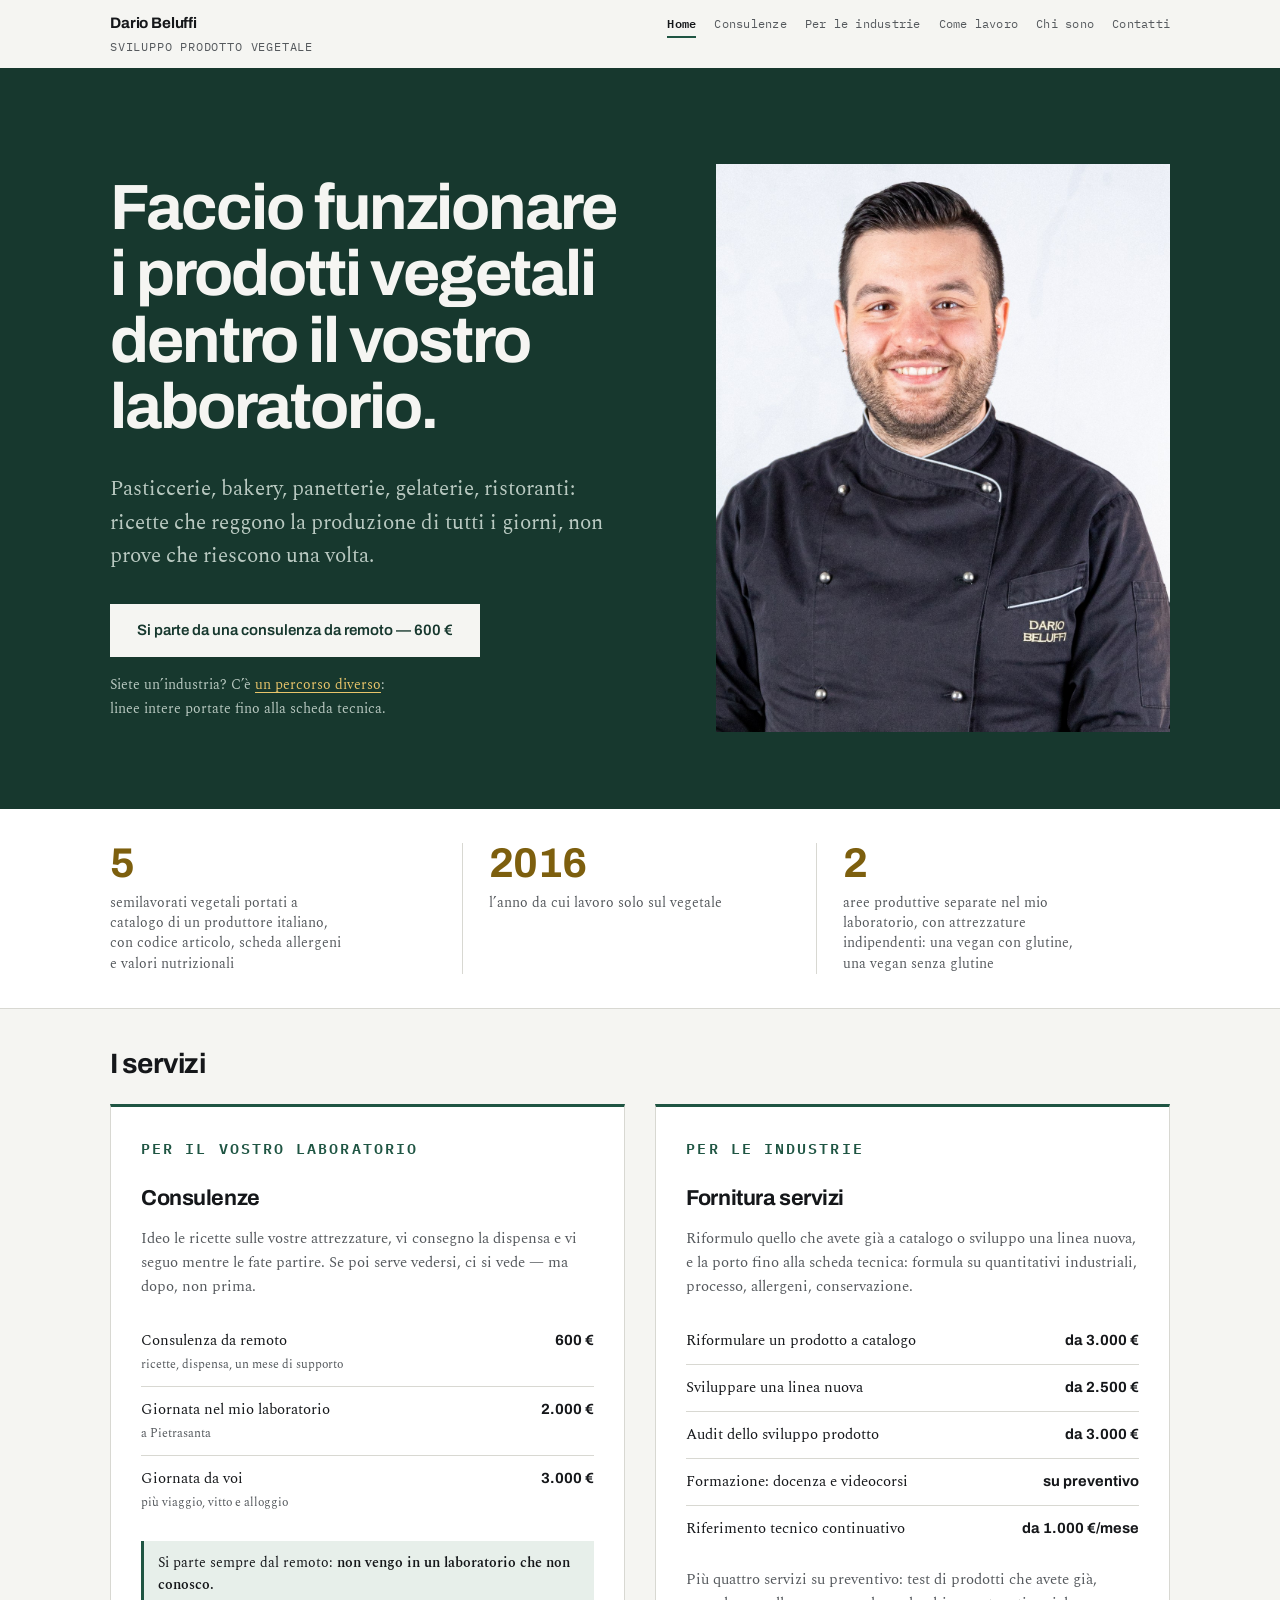
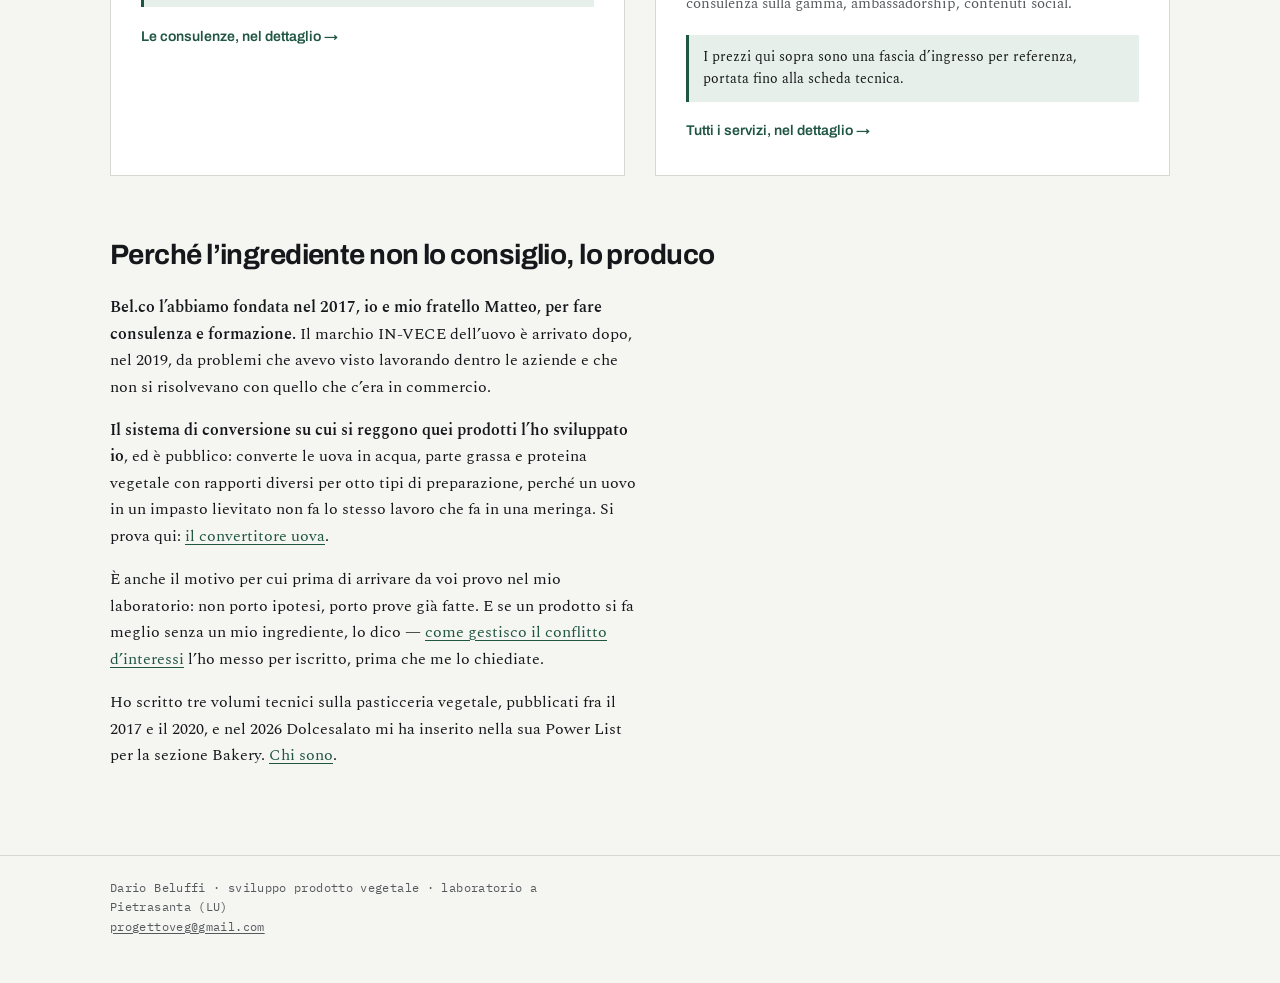
<file: index.html>
<!doctype html>
<html lang="it">
<head>
<meta charset="utf-8">
<meta name="viewport" content="width=device-width,initial-scale=1,viewport-fit=cover">
<title>Dario Beluffi &middot; sviluppo prodotto vegetale</title>
<meta name="description" content="Consulenze per pasticcerie, bakery e panetterie, e sviluppo di linee vegetali per le industrie. Si parte da una consulenza da remoto a 600 €.">
<meta name="robots" content="index,follow">
<meta property="og:title" content="Dario Beluffi &middot; sviluppo prodotto vegetale">
<meta property="og:description" content="Consulenze per pasticcerie, bakery e panetterie, e sviluppo di linee vegetali per le industrie. Si parte da una consulenza da remoto a 600 €.">
<meta property="og:type" content="website">
<link rel="preconnect" href="https://fonts.googleapis.com">
<link rel="preconnect" href="https://fonts.gstatic.com" crossorigin>
<link rel="stylesheet" href="https://fonts.googleapis.com/css2?family=Archivo:wght@500;600;700&family=Spectral:wght@400;500;600&family=IBM+Plex+Mono:wght@400;500;600&display=swap">
<link rel="stylesheet" href="style.css">
</head>
<body class="home">
<a class="skip" href="#main">Salta al contenuto</a>

<nav class="gut"><div class="col">
  <a class="brand" href="./">Dario Beluffi<small>sviluppo prodotto vegetale</small></a>
  <a class="lk" href="./" aria-current="page">Home</a>
  <a class="lk" href="consulenze.html">Consulenze</a>
  <a class="lk" href="industrie.html">Per le industrie</a>
  <a class="lk" href="come-lavoro.html">Come lavoro</a>
  <a class="lk" href="chi-sono.html">Chi sono</a>
  <a class="lk" href="contatti.html">Contatti</a>
</div></nav>
<section class="hero gut"><div class="col hero-grid">
  <div class="hero-txt">
    <h1>Faccio funzionare i prodotti vegetali dentro il vostro laboratorio.</h1>
    <p class="lede">Pasticcerie, bakery, panetterie, gelaterie, ristoranti: ricette che reggono la produzione di tutti i giorni, non prove che riescono una volta.</p>
    <a class="cta" href="consulenze.html">Si parte da una consulenza da remoto &mdash; 600 &euro;</a>
    <p class="sub">Siete un&rsquo;industria? C&rsquo;&egrave; <a href="industrie.html">un percorso diverso</a>: linee intere portate fino alla scheda tecnica.</p>
  </div>
  <!-- LO SPAZIO DELLA FOTO: mettere "laboratorio.jpg" (verticale, 4:5) dentro
       questa cartella e rilanciare genera-sito.py. La foto entra da sola. -->
  <div class="hero-img"><img src="laboratorio.jpg" alt="Dario Beluffi in giacca da cuoco nera, con il suo nome ricamato sul petto" width="1200" height="1500"></div>
</div></section>

<section class="band gut"><div class="col">
  <div class="proofs">
    <div class="proof"><span class="pnum">5</span><p>semilavorati vegetali portati a catalogo di un produttore italiano, con codice articolo, scheda allergeni e valori nutrizionali</p></div>
    <div class="proof"><span class="pnum">2016</span><p>l&rsquo;anno da cui lavoro solo sul vegetale</p></div>
    <div class="proof"><span class="pnum">2</span><p>aree produttive separate nel mio laboratorio, con attrezzature indipendenti: una vegan con glutine, una vegan senza glutine</p></div>
  </div>
</div></section>

<main class="gut" id="main"><div class="col">

  <h2 class="sec">I servizi</h2>
  <div class="doors">
    <article class="door">
      <p class="lbl">per il vostro laboratorio</p>
      <h3>Consulenze</h3>
      <p>Ideo le ricette sulle vostre attrezzature, vi consegno la dispensa e vi seguo mentre le fate partire. Se poi serve vedersi, ci si vede &mdash; ma dopo, non prima.</p>
      <table>
        <tr><td>Consulenza da remoto<small>ricette, dispensa, un mese di supporto</small></td><td class="num">600 &euro;</td></tr>
        <tr><td>Giornata nel mio laboratorio<small>a Pietrasanta</small></td><td class="num">2.000 &euro;</td></tr>
        <tr><td>Giornata da voi<small>pi&ugrave; viaggio, vitto e alloggio</small></td><td class="num">3.000 &euro;</td></tr>
      </table>
      <p class="rule">Si parte sempre dal remoto: <strong>non vengo in un laboratorio che non conosco.</strong></p>
      <a class="go" href="consulenze.html">Le consulenze, nel dettaglio &rarr;</a>
    </article>
    <article class="door">
      <p class="lbl">per le industrie</p>
      <h3>Fornitura servizi</h3>
      <p>Riformulo quello che avete gi&agrave; a catalogo o sviluppo una linea nuova, e la porto fino alla scheda tecnica: formula su quantitativi industriali, processo, allergeni, conservazione.</p>
      <table>
        <tr><td>Riformulare un prodotto a catalogo</td><td class="num">da 3.000 &euro;</td></tr>
        <tr><td>Sviluppare una linea nuova</td><td class="num">da 2.500 &euro;</td></tr>
        <tr><td>Audit dello sviluppo prodotto</td><td class="num">da 3.000 &euro;</td></tr>
        <tr><td>Formazione: docenza e videocorsi</td><td class="num">su preventivo</td></tr>
        <tr><td>Riferimento tecnico continuativo</td><td class="num">da 1.000 &euro;/mese</td></tr>
      </table>
      <p class="piu">Pi&ugrave; quattro servizi su preventivo: test di prodotti che avete gi&agrave;, consulenza sulla gamma, ambassadorship, contenuti social.</p>
      <p class="rule">I prezzi qui sopra sono una fascia d&rsquo;ingresso per referenza, portata fino alla scheda tecnica.</p>
      <a class="go" href="industrie.html">Tutti i servizi, nel dettaglio &rarr;</a>
    </article>
  </div>

  <h2 class="sec">Perch&eacute; l&rsquo;ingrediente non lo consiglio, lo produco</h2>
  <p><strong>Bel.co l&rsquo;abbiamo fondata nel 2017, io e mio fratello Matteo, per fare consulenza e formazione.</strong> Il marchio IN-VECE dell&rsquo;uovo &egrave; arrivato dopo, nel 2019, da problemi che avevo visto lavorando dentro le aziende e che non si risolvevano con quello che c&rsquo;era in commercio.</p>
  <p><strong>Il sistema di conversione su cui si reggono quei prodotti l&rsquo;ho sviluppato io</strong>, ed &egrave; pubblico: converte le uova in acqua, parte grassa e proteina vegetale con rapporti diversi per otto tipi di preparazione, perch&eacute; un uovo in un impasto lievitato non fa lo stesso lavoro che fa in una meringa. Si prova qui: <a href="https://in-vece.com/pages/convertitore-uova">il convertitore uova</a>.</p>
  <p>&Egrave; anche il motivo per cui prima di arrivare da voi provo nel mio laboratorio: non porto ipotesi, porto prove gi&agrave; fatte. E se un prodotto si fa meglio senza un mio ingrediente, lo dico &mdash; <a href="come-lavoro.html">come gestisco il conflitto d&rsquo;interessi</a> l&rsquo;ho messo per iscritto, prima che me lo chiediate.</p>
  <p>Ho scritto tre volumi tecnici sulla pasticceria vegetale, pubblicati fra il 2017 e il 2020, e nel 2026 Dolcesalato mi ha inserito nella sua Power List per la sezione Bakery. <a href="chi-sono.html">Chi sono</a>.</p>
</div></main>
<footer class="gut"><div class="col">
  <p>Dario Beluffi &middot; sviluppo prodotto vegetale &middot; laboratorio a Pietrasanta (LU)<br>
  <a href="mailto:progettoveg@gmail.com">progettoveg@gmail.com</a></p>
</div></footer>
</body>
</html>
</file>
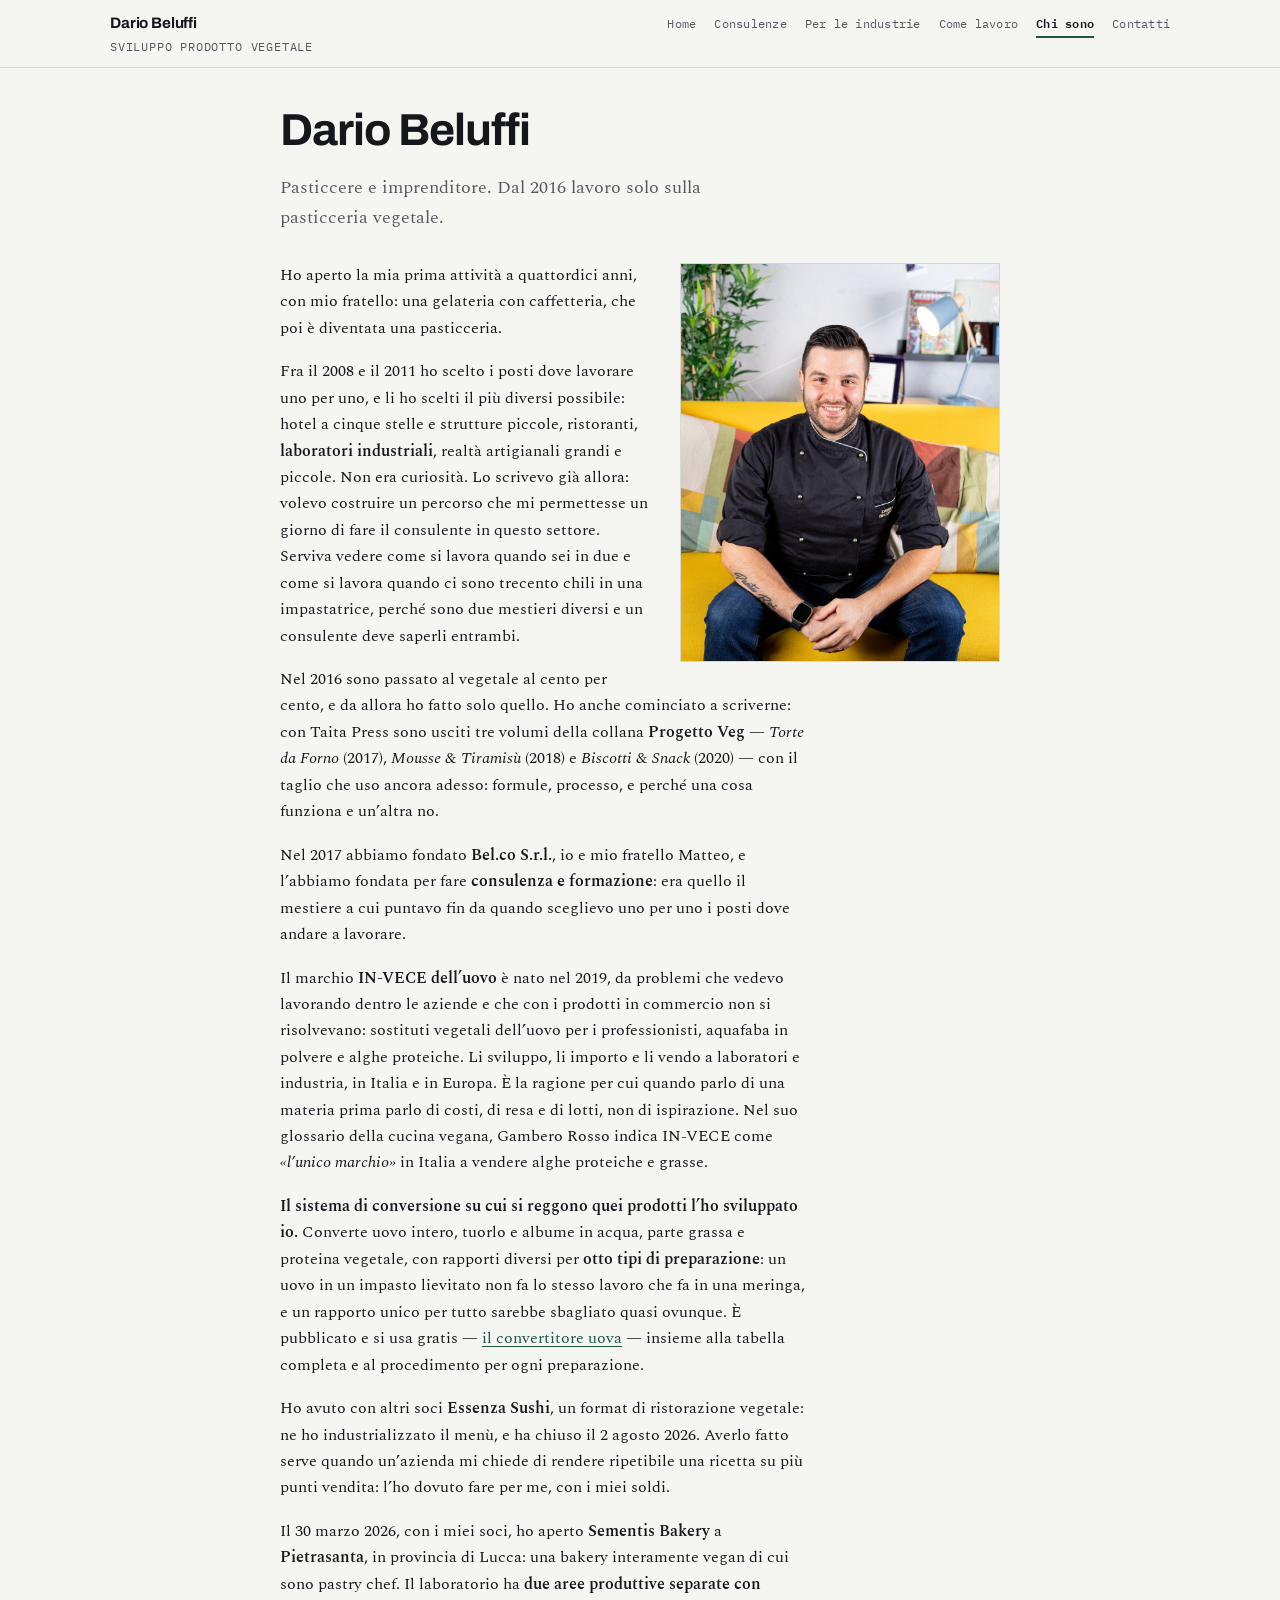
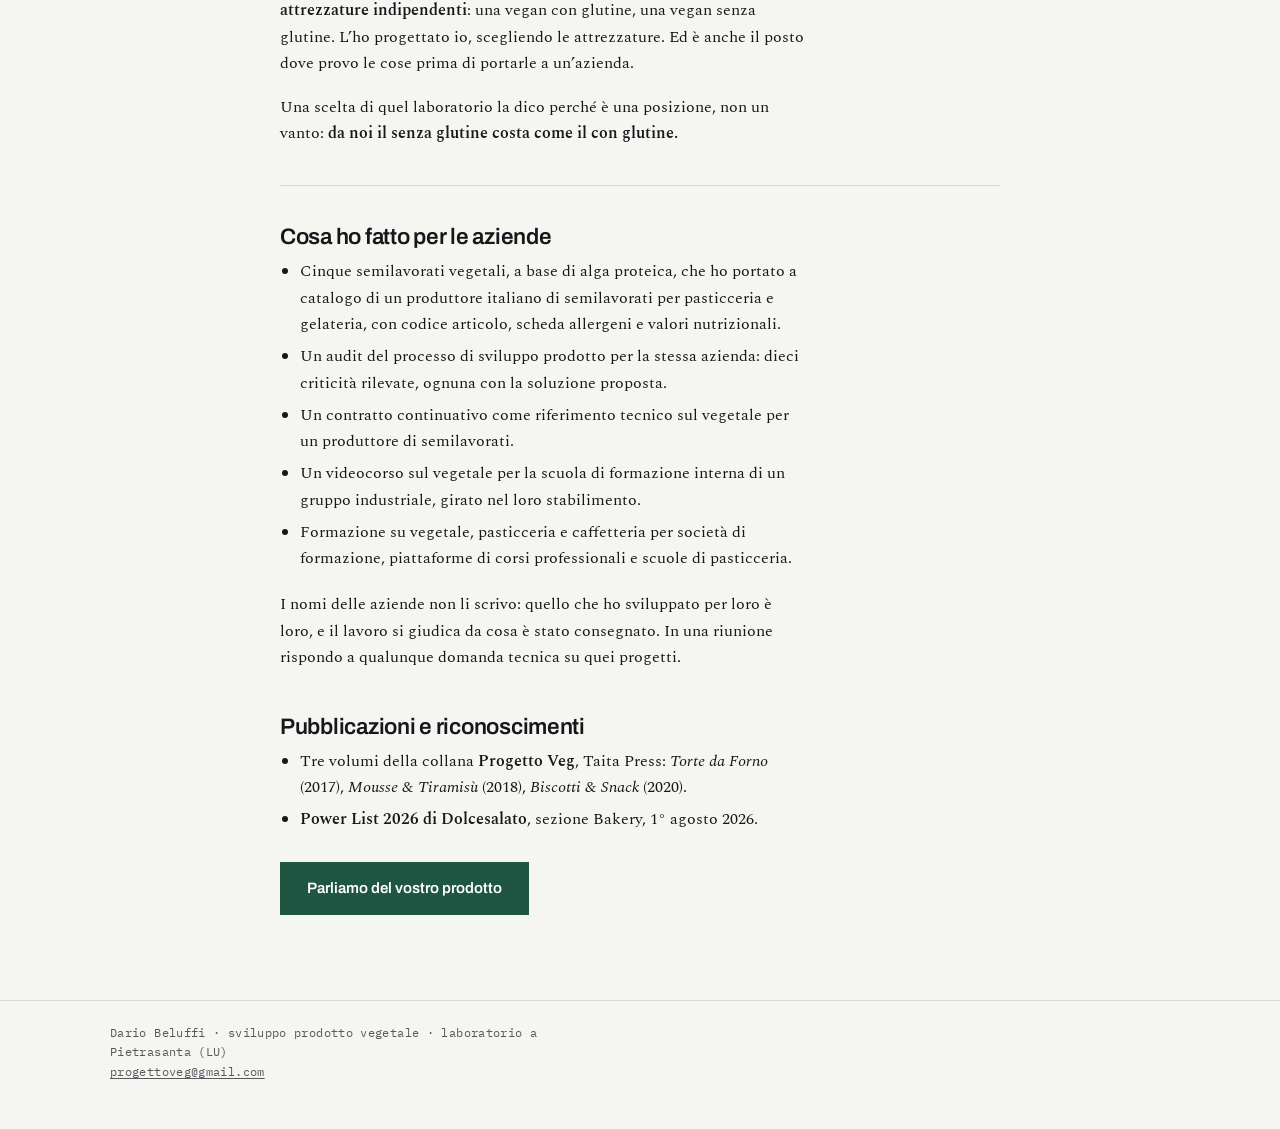
<file: chi-sono.html>
<!doctype html>
<html lang="it">
<head>
<meta charset="utf-8">
<meta name="viewport" content="width=device-width,initial-scale=1,viewport-fit=cover">
<title>Chi sono &middot; Dario Beluffi</title>
<meta name="description" content="Pasticcere e imprenditore. Dal 2016 solo pasticceria vegetale: tre libri tecnici, un marchio di ingredienti, un laboratorio a Pietrasanta.">
<meta name="robots" content="index,follow">
<meta property="og:title" content="Chi sono &middot; Dario Beluffi">
<meta property="og:description" content="Pasticcere e imprenditore. Dal 2016 solo pasticceria vegetale: tre libri tecnici, un marchio di ingredienti, un laboratorio a Pietrasanta.">
<meta property="og:type" content="website">
<link rel="preconnect" href="https://fonts.googleapis.com">
<link rel="preconnect" href="https://fonts.gstatic.com" crossorigin>
<link rel="stylesheet" href="https://fonts.googleapis.com/css2?family=Archivo:wght@500;600;700&family=Spectral:wght@400;500;600&family=IBM+Plex+Mono:wght@400;500;600&display=swap">
<link rel="stylesheet" href="style.css">
</head>
<body>
<a class="skip" href="#main">Salta al contenuto</a>

<nav class="gut"><div class="col">
  <a class="brand" href="./">Dario Beluffi<small>sviluppo prodotto vegetale</small></a>
  <a class="lk" href="./">Home</a>
  <a class="lk" href="consulenze.html">Consulenze</a>
  <a class="lk" href="industrie.html">Per le industrie</a>
  <a class="lk" href="come-lavoro.html">Come lavoro</a>
  <a class="lk" href="chi-sono.html" aria-current="page">Chi sono</a>
  <a class="lk" href="contatti.html">Contatti</a>
</div></nav>
<main class="gut" id="main"><div class="col">
<h1>Dario Beluffi</h1>
<p class="lede">Pasticcere e imprenditore. Dal 2016 lavoro solo sulla pasticceria vegetale.</p>
<figure class="ritratto"><img src="ritratto.jpg" alt="Dario Beluffi seduto, in giacca da cuoco nera" width="1000" height="1250" loading="lazy"></figure>

<p>Ho aperto la mia prima attivit&agrave; a quattordici anni, con mio fratello: una gelateria con
caffetteria, che poi &egrave; diventata una pasticceria.</p>

<p>Fra il 2008 e il 2011 ho scelto i posti dove lavorare uno per uno, e li ho scelti il pi&ugrave;
diversi possibile: hotel a cinque stelle e strutture piccole, ristoranti, <strong>laboratori
industriali</strong>, realt&agrave; artigianali grandi e piccole. Non era curiosit&agrave;. Lo scrivevo
gi&agrave; allora: volevo costruire un percorso che mi permettesse un giorno di fare il consulente in
questo settore. Serviva vedere come si lavora quando sei in due e come si lavora quando ci sono trecento
chili in una impastatrice, perch&eacute; sono due mestieri diversi e un consulente deve saperli
entrambi.</p>

<p>Nel 2016 sono passato al vegetale al cento per cento, e da allora ho fatto solo quello. Ho anche
cominciato a scriverne: con Taita Press sono usciti tre volumi della collana <strong>Progetto
Veg</strong> &mdash; <em>Torte da Forno</em> (2017), <em>Mousse &amp; Tiramis&ugrave;</em> (2018) e
<em>Biscotti &amp; Snack</em> (2020) &mdash; con il taglio che uso ancora adesso: formule, processo, e
perch&eacute; una cosa funziona e un&rsquo;altra no.</p>

<p>Nel 2017 abbiamo fondato <strong>Bel.co S.r.l.</strong>, io e mio fratello Matteo, e
l&rsquo;abbiamo fondata per fare <strong>consulenza e formazione</strong>: era quello il mestiere a
cui puntavo fin da quando sceglievo uno per uno i posti dove andare a lavorare.</p>

<p>Il marchio <strong>IN-VECE dell&rsquo;uovo</strong> &egrave; nato nel 2019, da problemi che vedevo
lavorando dentro le aziende e che con i prodotti in commercio non si risolvevano: sostituti vegetali
dell&rsquo;uovo per i professionisti, aquafaba in polvere e alghe proteiche. Li sviluppo, li importo e
li vendo a laboratori e industria, in Italia e in Europa. &Egrave; la ragione per cui quando parlo di
una materia prima parlo di costi, di resa e di lotti, non di ispirazione. Nel suo glossario della
cucina vegana, Gambero Rosso indica IN-VECE come <em>&laquo;l&rsquo;unico marchio&raquo;</em> in Italia
a vendere alghe proteiche e grasse.</p>

<p><strong>Il sistema di conversione su cui si reggono quei prodotti l&rsquo;ho sviluppato io.</strong>
Converte uovo intero, tuorlo e albume in acqua, parte grassa e proteina vegetale, con rapporti diversi
per <strong>otto tipi di preparazione</strong>: un uovo in un impasto lievitato non fa lo stesso lavoro
che fa in una meringa, e un rapporto unico per tutto sarebbe sbagliato quasi ovunque. &Egrave;
pubblicato e si usa gratis &mdash; <a href="https://in-vece.com/pages/convertitore-uova">il
convertitore uova</a> &mdash; insieme alla tabella completa e al procedimento per ogni preparazione.</p>

<p>Ho avuto con altri soci <strong>Essenza Sushi</strong>, un format di ristorazione vegetale: ne ho
industrializzato il men&ugrave;, e ha chiuso il 2&nbsp;agosto 2026. Averlo fatto serve
quando un&rsquo;azienda mi chiede di rendere ripetibile una ricetta su pi&ugrave; punti vendita:
l&rsquo;ho dovuto fare per me, con i miei soldi.</p>

<p>Il 30 marzo 2026, con i miei soci, ho aperto <strong>Sementis Bakery</strong> a
<strong>Pietrasanta</strong>, in provincia di Lucca: una bakery interamente vegan di cui sono pastry
chef. Il laboratorio ha <strong>due aree produttive separate con attrezzature indipendenti</strong>:
una vegan con glutine, una vegan senza glutine. L&rsquo;ho progettato io, scegliendo le attrezzature.
Ed &egrave; anche il posto dove provo le cose prima di portarle a un&rsquo;azienda.</p>

<p>Una scelta di quel laboratorio la dico perch&eacute; &egrave; una posizione, non un vanto:
<strong>da noi il senza glutine costa come il con glutine.</strong></p>

<hr>

<h2>Cosa ho fatto per le aziende</h2>
<ul class="plain">
  <li>Cinque semilavorati vegetali, a base di alga proteica, che ho portato a catalogo di un
  produttore italiano di semilavorati per pasticceria e gelateria, con codice articolo, scheda
  allergeni e valori nutrizionali.</li>
  <li>Un audit del processo di sviluppo prodotto per la stessa azienda: dieci criticit&agrave;
  rilevate, ognuna con la soluzione proposta.</li>
  <li>Un contratto continuativo come riferimento tecnico sul vegetale per un produttore di
  semilavorati.</li>
  <li>Un videocorso sul vegetale per la scuola di formazione interna di un gruppo industriale, girato
  nel loro stabilimento.</li>
  <li>Formazione su vegetale, pasticceria e caffetteria per societ&agrave; di formazione, piattaforme
  di corsi professionali e scuole di pasticceria.</li>
</ul>
<p>I nomi delle aziende non li scrivo: quello che ho sviluppato per loro &egrave; loro, e il lavoro si
giudica da cosa &egrave; stato consegnato. In una riunione rispondo a qualunque domanda tecnica su
quei progetti.</p>

<h2>Pubblicazioni e riconoscimenti</h2>
<ul class="plain">
  <li>Tre volumi della collana <strong>Progetto Veg</strong>, Taita Press: <em>Torte da Forno</em>
  (2017), <em>Mousse &amp; Tiramis&ugrave;</em> (2018), <em>Biscotti &amp; Snack</em> (2020).</li>
  <li><strong>Power List 2026 di Dolcesalato</strong>, sezione Bakery, 1&deg; agosto 2026.</li>
</ul>



<p><a class="cta" href="contatti.html">Parliamo del vostro prodotto</a></p>
</div></main>
<footer class="gut"><div class="col">
  <p>Dario Beluffi &middot; sviluppo prodotto vegetale &middot; laboratorio a Pietrasanta (LU)<br>
  <a href="mailto:progettoveg@gmail.com">progettoveg@gmail.com</a></p>
</div></footer>
</body>
</html>
</file>
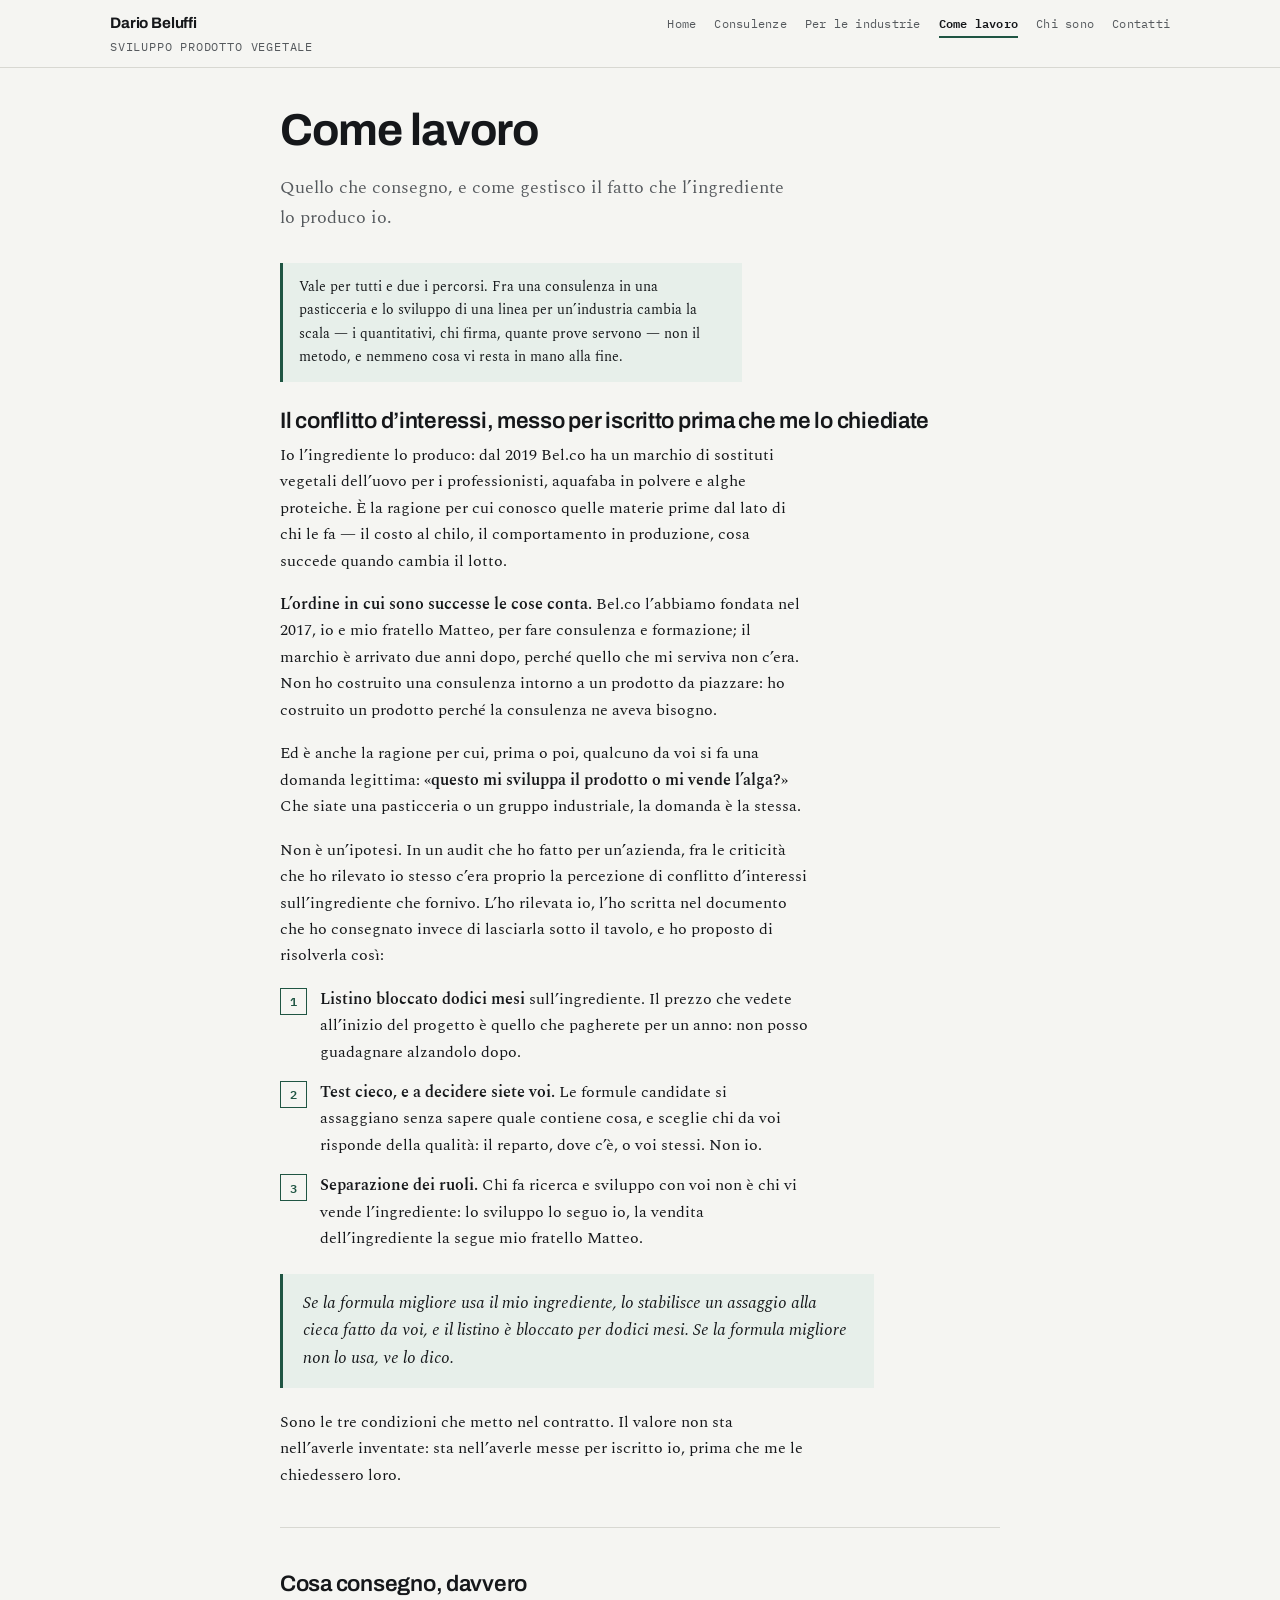
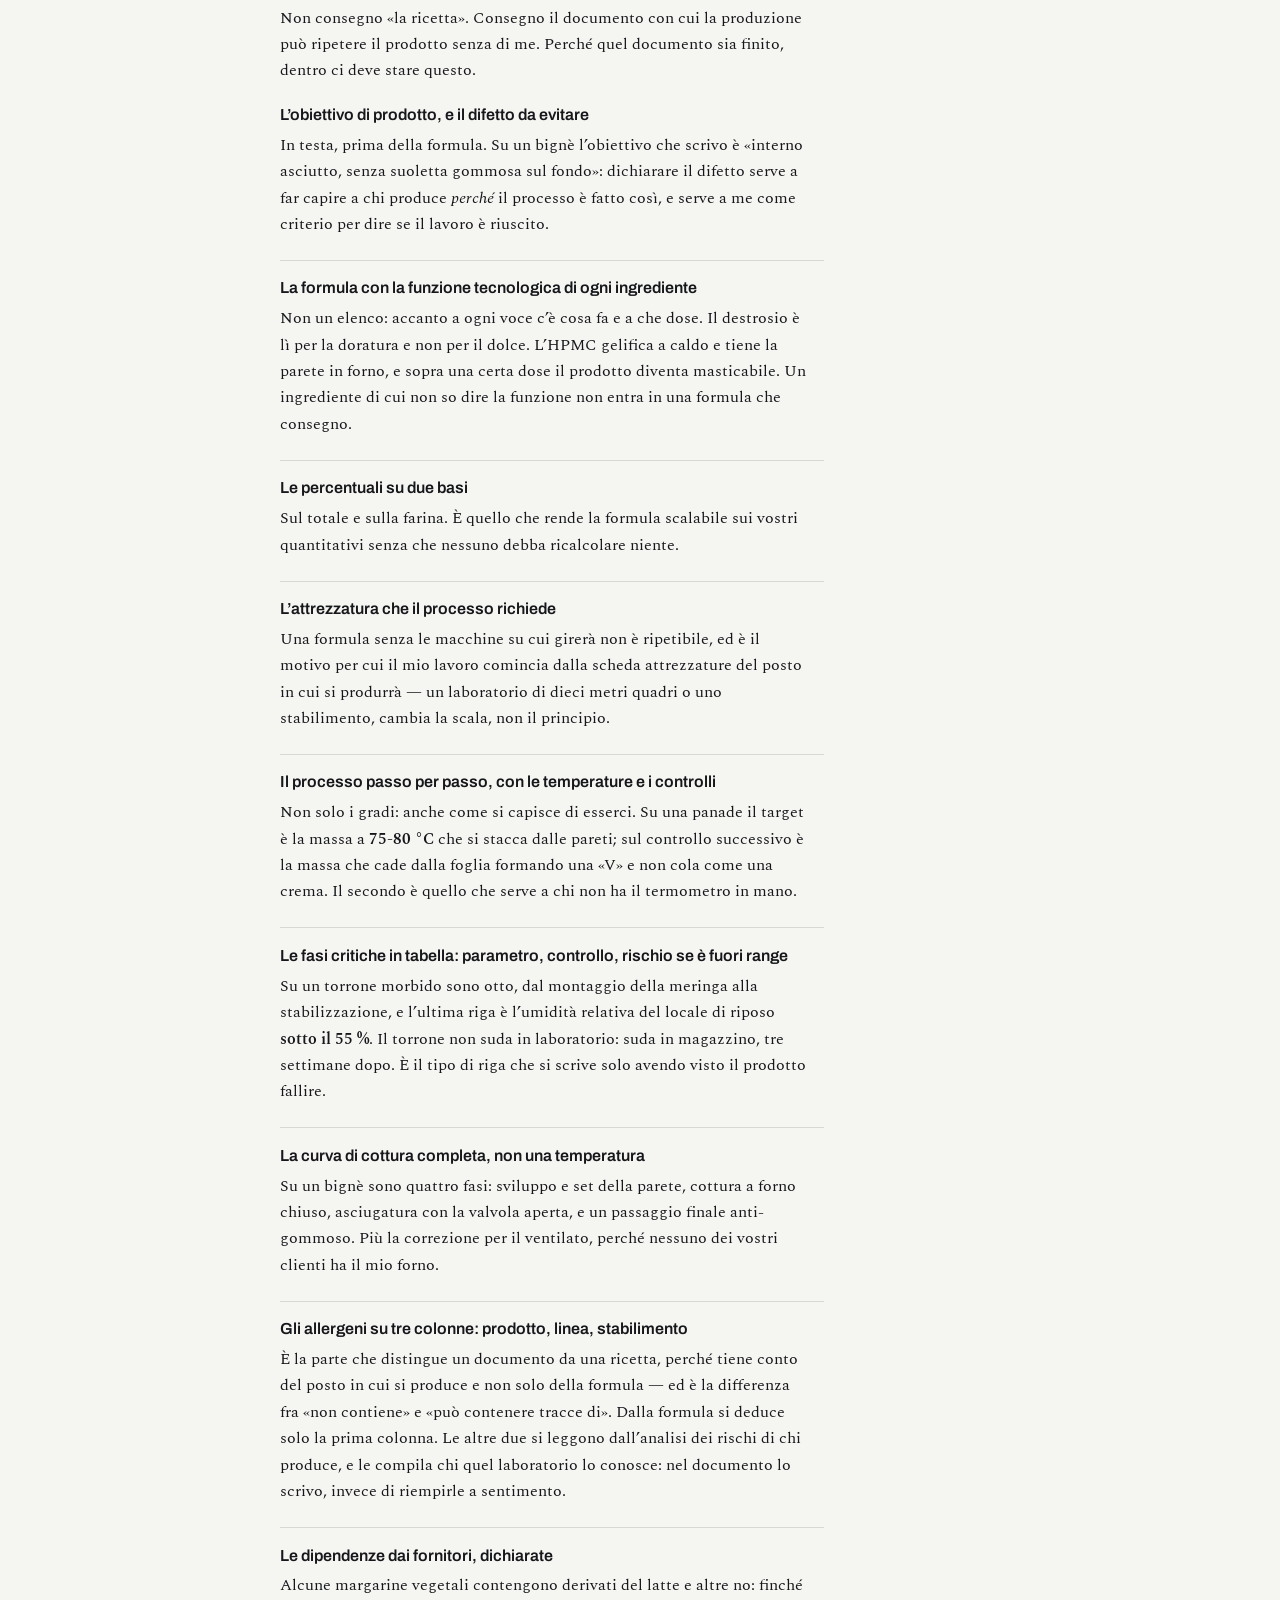
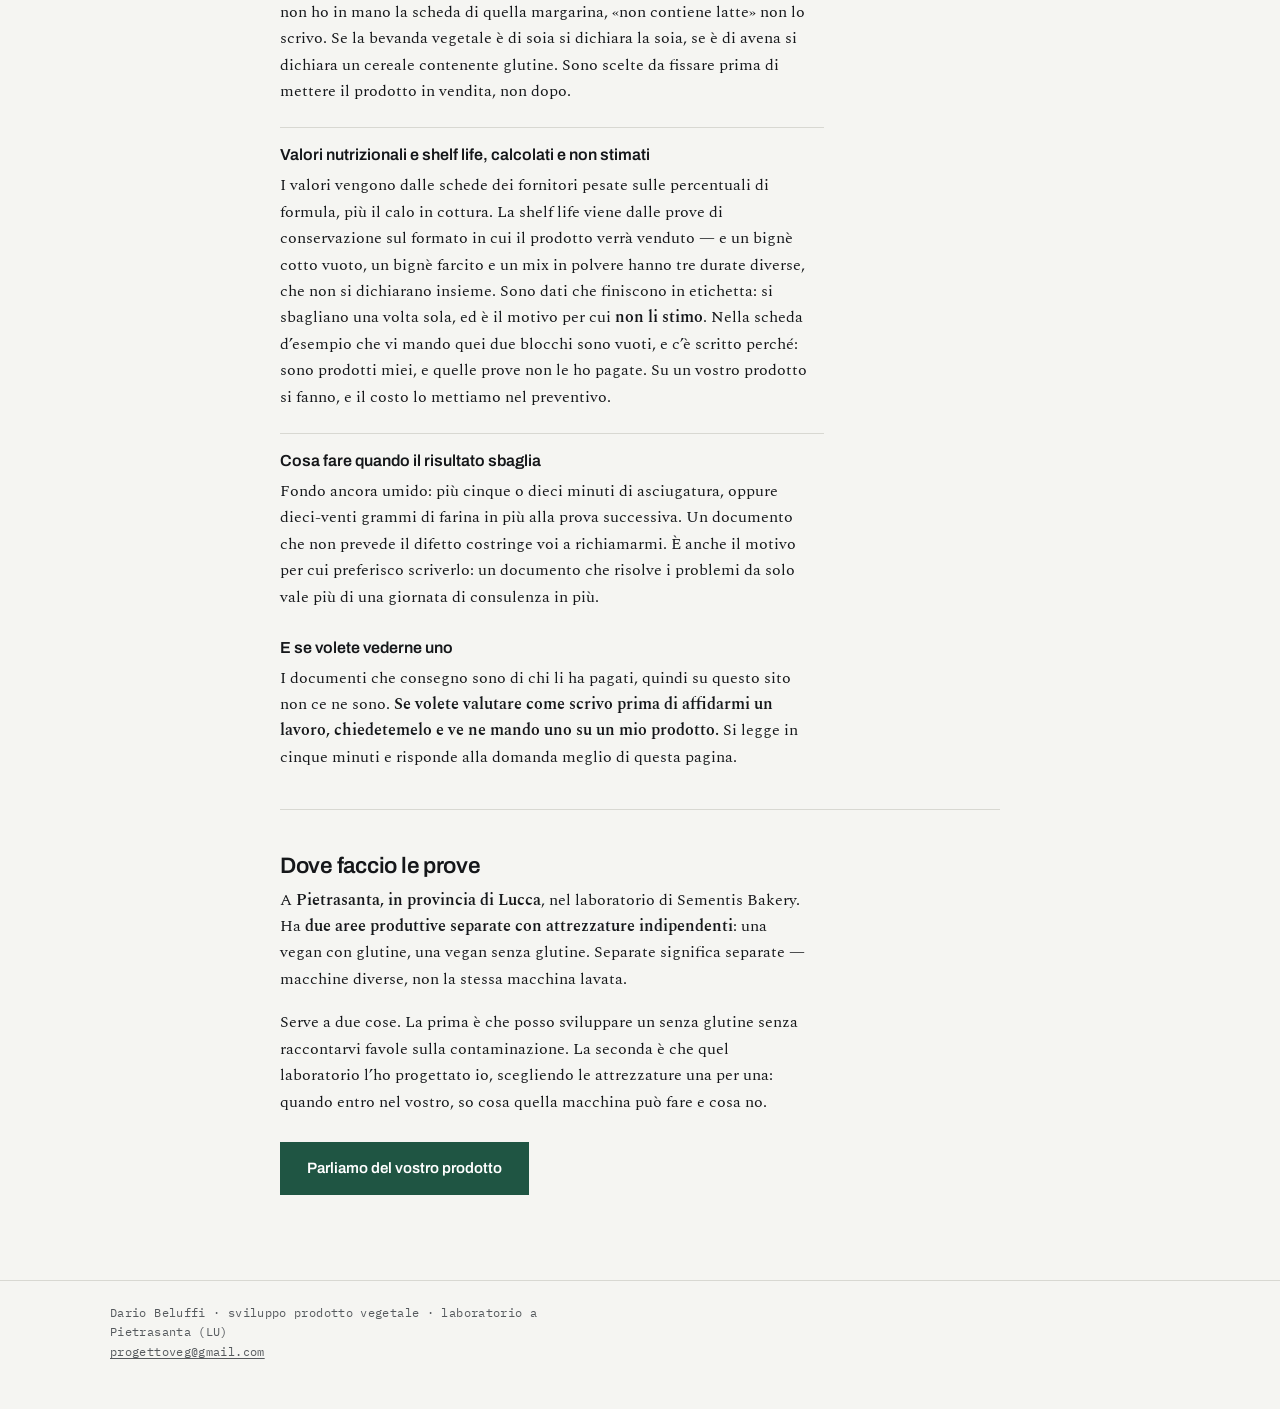
<file: come-lavoro.html>
<!doctype html>
<html lang="it">
<head>
<meta charset="utf-8">
<meta name="viewport" content="width=device-width,initial-scale=1,viewport-fit=cover">
<title>Come lavoro &middot; Dario Beluffi</title>
<meta name="description" content="Il conflitto d’interessi messo per iscritto prima che me lo chiediate, e cosa contiene davvero un documento che consegno.">
<meta name="robots" content="index,follow">
<meta property="og:title" content="Come lavoro &middot; Dario Beluffi">
<meta property="og:description" content="Il conflitto d’interessi messo per iscritto prima che me lo chiediate, e cosa contiene davvero un documento che consegno.">
<meta property="og:type" content="website">
<link rel="preconnect" href="https://fonts.googleapis.com">
<link rel="preconnect" href="https://fonts.gstatic.com" crossorigin>
<link rel="stylesheet" href="https://fonts.googleapis.com/css2?family=Archivo:wght@500;600;700&family=Spectral:wght@400;500;600&family=IBM+Plex+Mono:wght@400;500;600&display=swap">
<link rel="stylesheet" href="style.css">
</head>
<body>
<a class="skip" href="#main">Salta al contenuto</a>

<nav class="gut"><div class="col">
  <a class="brand" href="./">Dario Beluffi<small>sviluppo prodotto vegetale</small></a>
  <a class="lk" href="./">Home</a>
  <a class="lk" href="consulenze.html">Consulenze</a>
  <a class="lk" href="industrie.html">Per le industrie</a>
  <a class="lk" href="come-lavoro.html" aria-current="page">Come lavoro</a>
  <a class="lk" href="chi-sono.html">Chi sono</a>
  <a class="lk" href="contatti.html">Contatti</a>
</div></nav>
<main class="gut" id="main"><div class="col">
<h1>Come lavoro</h1>
<p class="lede">Quello che consegno, e come gestisco il fatto che l&rsquo;ingrediente lo produco io.</p>
<p class="nota">Vale per tutti e due i percorsi. Fra una consulenza in una pasticceria e lo sviluppo
di una linea per un&rsquo;industria cambia la scala &mdash; i quantitativi, chi firma, quante prove
servono &mdash; non il metodo, e nemmeno cosa vi resta in mano alla fine.</p>
<h2>Il conflitto d&rsquo;interessi, messo per iscritto prima che me lo chiediate</h2>
<p>Io l&rsquo;ingrediente lo produco: dal 2019 Bel.co ha un marchio di sostituti vegetali dell&rsquo;uovo per i professionisti, aquafaba in polvere e alghe proteiche. &Egrave; la ragione per cui conosco quelle materie
prime dal lato di chi le fa &mdash; il costo al chilo, il comportamento in produzione, cosa succede
quando cambia il lotto.</p>
<p><strong>L&rsquo;ordine in cui sono successe le cose conta.</strong> Bel.co l&rsquo;abbiamo fondata nel 2017, io e mio fratello Matteo, per fare consulenza e formazione; il marchio &egrave; arrivato due anni
dopo, perch&eacute; quello che mi serviva non c&rsquo;era. Non ho costruito una consulenza intorno a un prodotto da piazzare: ho
costruito un prodotto perch&eacute; la consulenza ne aveva bisogno.</p>
<p>Ed &egrave; anche la ragione per cui, prima o poi, qualcuno da voi si fa una domanda legittima: <strong>&laquo;questo mi sviluppa il prodotto o mi vende l&rsquo;alga?&raquo;</strong> Che siate una pasticceria o un gruppo industriale, la domanda &egrave; la stessa.</p>
<p>Non &egrave; un&rsquo;ipotesi. In un audit che ho fatto per un&rsquo;azienda, fra le criticit&agrave;
che ho rilevato io stesso c&rsquo;era proprio la percezione di conflitto d&rsquo;interessi
sull&rsquo;ingrediente che fornivo. L&rsquo;ho rilevata io, l&rsquo;ho scritta nel documento che ho
consegnato invece di lasciarla sotto il tavolo, e ho proposto di risolverla cos&igrave;:</p>
<ol class="steps">
  <li><strong>Listino bloccato dodici mesi</strong> sull&rsquo;ingrediente. Il prezzo che vedete
  all&rsquo;inizio del progetto &egrave; quello che pagherete per un anno: non posso guadagnare
  alzandolo dopo.</li>
  <li><strong>Test cieco, e a decidere siete voi.</strong> Le formule candidate si assaggiano senza sapere quale contiene cosa, e sceglie chi da voi risponde della qualit&agrave;: il reparto, dove c&rsquo;&egrave;, o voi stessi. Non io.</li>
  <li><strong>Separazione dei ruoli.</strong> Chi fa ricerca e sviluppo con voi non &egrave; chi vi vende l&rsquo;ingrediente: lo sviluppo lo seguo io, la vendita dell&rsquo;ingrediente la segue mio fratello Matteo.</li>
</ol>
<blockquote><p>Se la formula migliore usa il mio ingrediente, lo stabilisce un assaggio alla cieca fatto da voi, e il listino &egrave; bloccato per dodici mesi. Se la formula migliore non lo
usa, ve lo dico.</p></blockquote>
<p>Sono le tre condizioni che metto nel contratto. Il valore non sta nell&rsquo;averle inventate:
sta nell&rsquo;averle messe per iscritto io, prima che me le chiedessero loro.</p>

<hr>

<h2>Cosa consegno, davvero</h2>
<p>Non consegno &laquo;la ricetta&raquo;. Consegno il documento con cui la produzione pu&ograve;
ripetere il prodotto senza di me. Perch&eacute; quel documento sia finito, dentro ci deve stare
questo.</p>

<dl class="deliv">
  <dt>L&rsquo;obiettivo di prodotto, e il difetto da evitare</dt>
  <dd><p>In testa, prima della formula. Su un bign&egrave; l&rsquo;obiettivo che scrivo &egrave; &laquo;interno asciutto, senza suoletta gommosa sul fondo&raquo;: dichiarare il difetto serve a far capire a chi produce <em>perch&eacute;</em> il processo &egrave; fatto cos&igrave;, e serve a me come criterio per dire se il lavoro &egrave; riuscito.</p></dd>
  <dt>La formula con la funzione tecnologica di ogni ingrediente</dt>
  <dd><p>Non un elenco: accanto a ogni voce c&rsquo;&egrave; cosa fa e a che dose. Il destrosio &egrave; l&igrave; per la doratura e non per il dolce. L&rsquo;HPMC gelifica a caldo e tiene la parete in forno, e sopra una certa dose il prodotto diventa masticabile. Un ingrediente di cui non so dire la funzione non entra in una formula che consegno.</p></dd>
  <dt>Le percentuali su due basi</dt>
  <dd><p>Sul totale e sulla farina. &Egrave; quello che rende la formula scalabile sui vostri quantitativi senza che nessuno debba ricalcolare niente.</p></dd>
  <dt>L&rsquo;attrezzatura che il processo richiede</dt>
  <dd><p>Una formula senza le macchine su cui girer&agrave; non &egrave; ripetibile, ed &egrave; il motivo per cui il mio lavoro comincia dalla scheda attrezzature del posto in cui si produrr&agrave; &mdash; un laboratorio di dieci metri quadri o uno stabilimento, cambia la scala, non il principio.</p></dd>
  <dt>Il processo passo per passo, con le temperature e i controlli</dt>
  <dd><p>Non solo i gradi: anche come si capisce di esserci. Su una panade il target &egrave; la massa a <strong>75-80&nbsp;&deg;C</strong> che si stacca dalle pareti; sul controllo successivo &egrave; la massa che cade dalla foglia formando una &laquo;V&raquo; e non cola come una crema. Il secondo &egrave; quello che serve a chi non ha il termometro in mano.</p></dd>
  <dt>Le fasi critiche in tabella: parametro, controllo, rischio se &egrave; fuori range</dt>
  <dd><p>Su un torrone morbido sono otto, dal montaggio della meringa alla stabilizzazione, e l&rsquo;ultima riga &egrave; l&rsquo;umidit&agrave; relativa del locale di riposo <strong>sotto il 55&nbsp;%</strong>. Il torrone non suda in laboratorio: suda in magazzino, tre settimane dopo. &Egrave; il tipo di riga che si scrive solo avendo visto il prodotto fallire.</p></dd>
  <dt>La curva di cottura completa, non una temperatura</dt>
  <dd><p>Su un bign&egrave; sono quattro fasi: sviluppo e set della parete, cottura a forno chiuso, asciugatura con la valvola aperta, e un passaggio finale anti-gommoso. Pi&ugrave; la correzione per il ventilato, perch&eacute; nessuno dei vostri clienti ha il mio forno.</p></dd>
  <dt>Gli allergeni su tre colonne: prodotto, linea, stabilimento</dt>
  <dd><p>&Egrave; la parte che distingue un documento da una ricetta, perch&eacute; tiene conto del posto in cui si produce e non solo della formula &mdash; ed &egrave; la differenza fra &laquo;non contiene&raquo; e &laquo;pu&ograve; contenere tracce di&raquo;. Dalla formula si deduce solo la prima colonna. Le altre due si leggono dall&rsquo;analisi dei rischi di chi produce, e le compila chi quel laboratorio lo conosce: nel documento lo scrivo, invece di riempirle a sentimento.</p></dd>
  <dt>Le dipendenze dai fornitori, dichiarate</dt>
  <dd><p>Alcune margarine vegetali contengono derivati del latte e altre no: finch&eacute; non ho in mano la scheda di quella margarina, &laquo;non contiene latte&raquo; non lo scrivo. Se la bevanda vegetale &egrave; di soia si dichiara la soia, se &egrave; di avena si dichiara un cereale contenente glutine. Sono scelte da fissare prima di mettere il prodotto in vendita, non dopo.</p></dd>
  <dt>Valori nutrizionali e shelf life, calcolati e non stimati</dt>
  <dd><p>I valori vengono dalle schede dei fornitori pesate sulle percentuali di formula, pi&ugrave; il calo in cottura. La shelf life viene dalle prove di conservazione sul formato in cui il prodotto verr&agrave; venduto &mdash; e un bign&egrave; cotto vuoto, un bign&egrave; farcito e un mix in polvere hanno tre durate diverse, che non si dichiarano insieme. Sono dati che finiscono in etichetta: si sbagliano una volta sola, ed &egrave; il motivo per cui <strong>non li stimo</strong>. Nella scheda d&rsquo;esempio che vi mando quei due blocchi sono vuoti, e c&rsquo;&egrave; scritto perch&eacute;: sono prodotti miei, e quelle prove non le ho pagate. Su un vostro prodotto si fanno, e il costo lo mettiamo nel preventivo.</p></dd>
  <dt>Cosa fare quando il risultato sbaglia</dt>
  <dd><p>Fondo ancora umido: pi&ugrave; cinque o dieci minuti di asciugatura, oppure dieci-venti grammi di farina in pi&ugrave; alla prova successiva. Un documento che non prevede il difetto costringe voi a richiamarmi. &Egrave; anche il motivo per cui preferisco scriverlo: un documento che risolve i problemi da solo vale pi&ugrave; di una giornata di consulenza in pi&ugrave;.</p></dd>
</dl>

<h3>E se volete vederne uno</h3>
<p>I documenti che consegno sono di chi li ha pagati, quindi su questo sito non ce ne sono.
<strong>Se volete valutare come scrivo prima di affidarmi un lavoro, chiedetemelo e ve ne mando uno su
un mio prodotto.</strong> Si legge in cinque minuti e risponde alla domanda meglio di questa pagina.</p>

<!-- SCHEDA TECNICA: pronta in ../scheda-bigne.html (bignè vegani + schema temperature del torrone).
     Dario ha deciso il 09-11-2026 di NON pubblicare documenti sul sito: si descrive, non si allega.
     Per cambiare idea servono due passaggi:
       1. copiare scheda-bigne.html dentro questa cartella web/
       2. togliere i commenti alle due righe qui sotto
<p><a class="cta" href="scheda-bigne.html">Apri una scheda tecnica d&rsquo;esempio</a></p>
-->

<hr>

<h2>Dove faccio le prove</h2>
<p>A <strong>Pietrasanta, in provincia di Lucca</strong>, nel laboratorio di Sementis Bakery. Ha
<strong>due aree produttive separate con attrezzature indipendenti</strong>: una vegan con glutine, una
vegan senza glutine. Separate significa separate &mdash; macchine diverse, non la stessa macchina
lavata.</p>
<p>Serve a due cose. La prima &egrave; che posso sviluppare un senza glutine senza raccontarvi favole
sulla contaminazione. La seconda &egrave; che quel laboratorio l&rsquo;ho progettato io, scegliendo le
attrezzature una per una: quando entro nel vostro, so cosa quella macchina pu&ograve; fare e cosa no.</p>
<p><a class="cta" href="contatti.html">Parliamo del vostro prodotto</a></p>
</div></main>
<footer class="gut"><div class="col">
  <p>Dario Beluffi &middot; sviluppo prodotto vegetale &middot; laboratorio a Pietrasanta (LU)<br>
  <a href="mailto:progettoveg@gmail.com">progettoveg@gmail.com</a></p>
</div></footer>
</body>
</html>
</file>
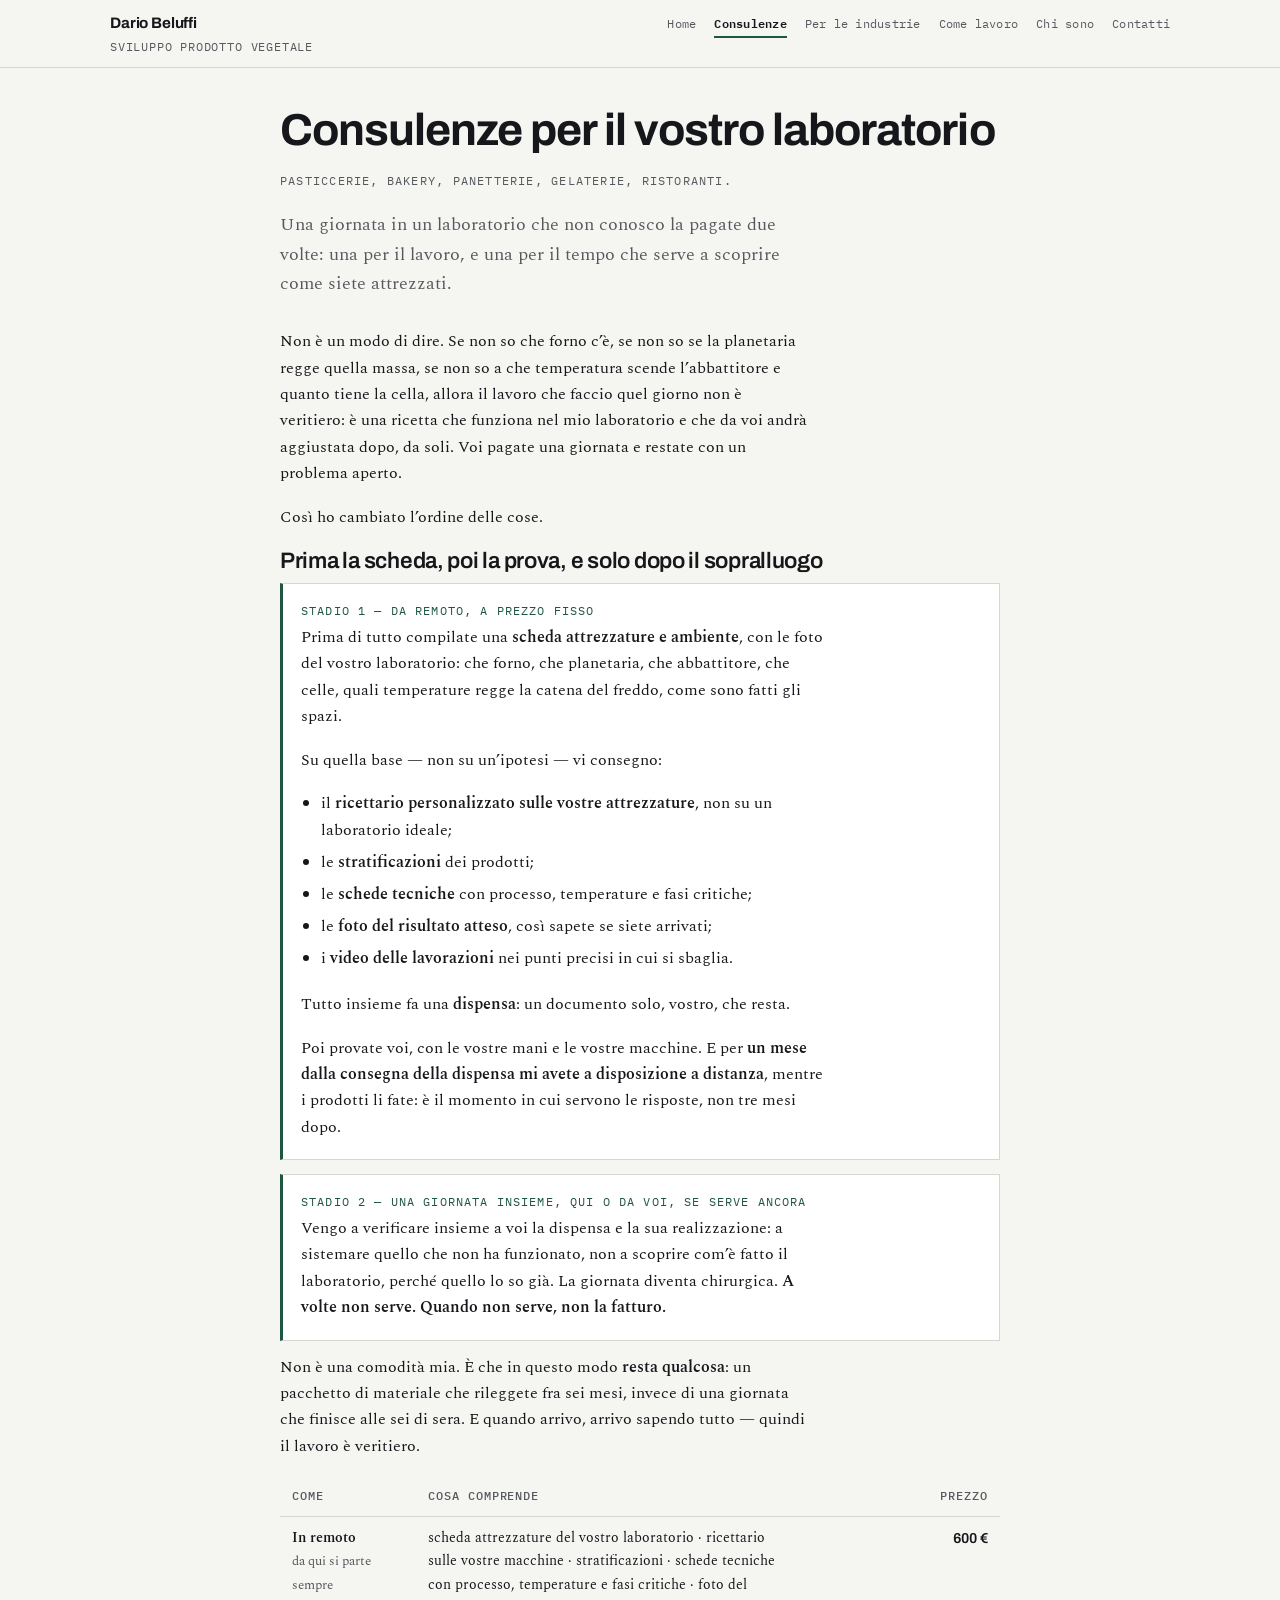
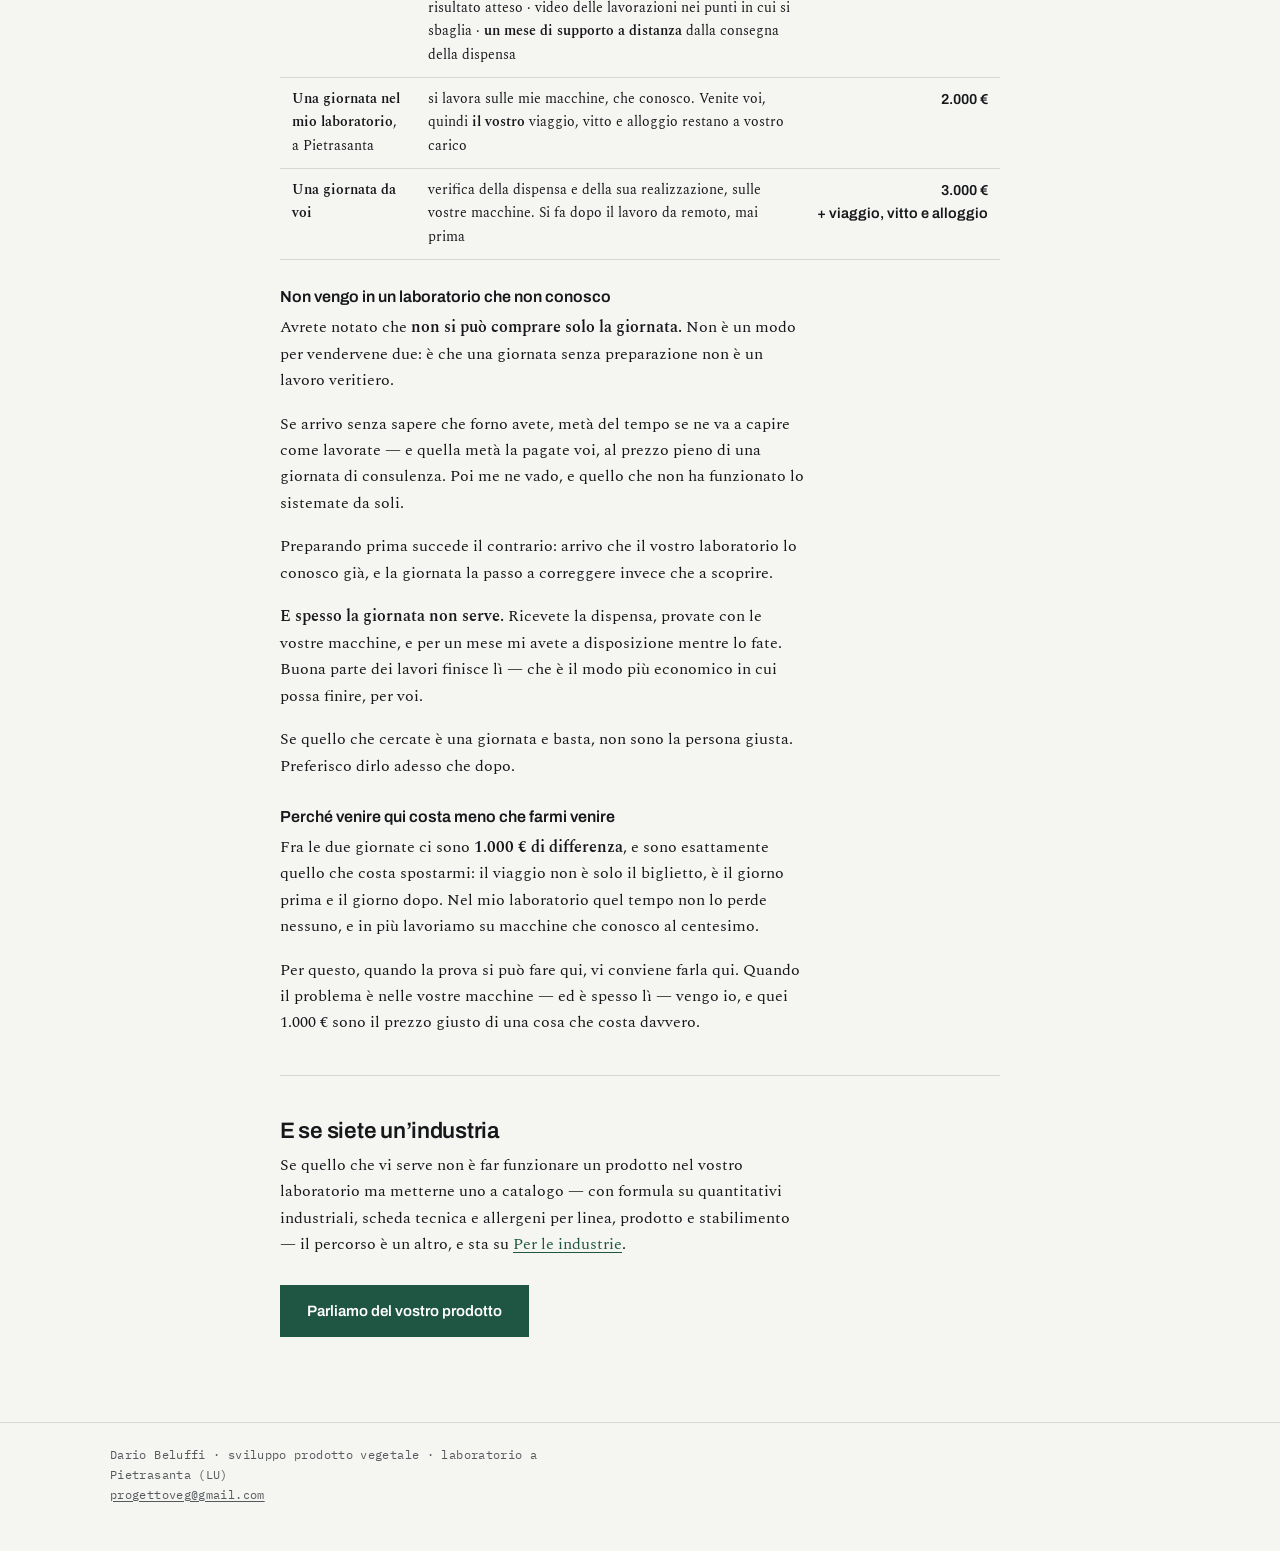
<file: consulenze.html>
<!doctype html>
<html lang="it">
<head>
<meta charset="utf-8">
<meta name="viewport" content="width=device-width,initial-scale=1,viewport-fit=cover">
<title>Consulenze &middot; Dario Beluffi</title>
<meta name="description" content="Consulenza da remoto a 600 € con ricettario sulle vostre attrezzature e un mese di supporto, poi la giornata solo se serve. Per pasticcerie, bakery e panetterie.">
<meta name="robots" content="index,follow">
<meta property="og:title" content="Consulenze &middot; Dario Beluffi">
<meta property="og:description" content="Consulenza da remoto a 600 € con ricettario sulle vostre attrezzature e un mese di supporto, poi la giornata solo se serve. Per pasticcerie, bakery e panetterie.">
<meta property="og:type" content="website">
<link rel="preconnect" href="https://fonts.googleapis.com">
<link rel="preconnect" href="https://fonts.gstatic.com" crossorigin>
<link rel="stylesheet" href="https://fonts.googleapis.com/css2?family=Archivo:wght@500;600;700&family=Spectral:wght@400;500;600&family=IBM+Plex+Mono:wght@400;500;600&display=swap">
<link rel="stylesheet" href="style.css">
</head>
<body>
<a class="skip" href="#main">Salta al contenuto</a>

<nav class="gut"><div class="col">
  <a class="brand" href="./">Dario Beluffi<small>sviluppo prodotto vegetale</small></a>
  <a class="lk" href="./">Home</a>
  <a class="lk" href="consulenze.html" aria-current="page">Consulenze</a>
  <a class="lk" href="industrie.html">Per le industrie</a>
  <a class="lk" href="come-lavoro.html">Come lavoro</a>
  <a class="lk" href="chi-sono.html">Chi sono</a>
  <a class="lk" href="contatti.html">Contatti</a>
</div></nav>
<main class="gut" id="main"><div class="col">
<h1>Consulenze per il vostro laboratorio</h1>
<p class="sub-h1">Pasticcerie, bakery, panetterie, gelaterie, ristoranti.</p>
<p class="lede">Una giornata in un laboratorio che non conosco la pagate due volte: una per il lavoro, e una per il tempo che serve a scoprire come siete attrezzati.</p>

<p>Non &egrave; un modo di dire. Se non so che forno c&rsquo;&egrave;, se non so se la planetaria regge
quella massa, se non so a che temperatura scende l&rsquo;abbattitore e quanto tiene la cella, allora il
lavoro che faccio quel giorno non &egrave; veritiero: &egrave; una ricetta che funziona nel mio
laboratorio e che da voi andr&agrave; aggiustata dopo, da soli. Voi pagate una giornata e restate con
un problema aperto.</p>
<p>Cos&igrave; ho cambiato l&rsquo;ordine delle cose.</p>

<h2>Prima la scheda, poi la prova, e solo dopo il sopralluogo</h2>

<div class="stage">
  <span class="lbl">Stadio 1 &mdash; da remoto, a prezzo fisso</span>
  <p>Prima di tutto compilate una <strong>scheda attrezzature e ambiente</strong>, con le foto del
  vostro laboratorio: che forno, che planetaria, che abbattitore, che celle, quali temperature regge la
  catena del freddo, come sono fatti gli spazi.</p>
  <p>Su quella base &mdash; non su un&rsquo;ipotesi &mdash; vi consegno:</p>
  <ul class="plain">
    <li>il <strong>ricettario personalizzato sulle vostre attrezzature</strong>, non su un laboratorio ideale;</li>
    <li>le <strong>stratificazioni</strong> dei prodotti;</li>
    <li>le <strong>schede tecniche</strong> con processo, temperature e fasi critiche;</li>
    <li>le <strong>foto del risultato atteso</strong>, cos&igrave; sapete se siete arrivati;</li>
    <li>i <strong>video delle lavorazioni</strong> nei punti precisi in cui si sbaglia.</li>
  </ul>
  <p>Tutto insieme fa una <strong>dispensa</strong>: un documento solo, vostro, che resta.</p>
  <p>Poi provate voi, con le vostre mani e le vostre macchine. E per <strong>un mese dalla consegna
  della dispensa mi avete a disposizione a distanza</strong>, mentre i prodotti li fate: &egrave; il
  momento in cui servono le risposte, non tre mesi dopo.</p>
</div>

<div class="stage">
  <span class="lbl">Stadio 2 &mdash; una giornata insieme, qui o da voi, se serve ancora</span>
  <p>Vengo a verificare insieme a voi la dispensa e la sua realizzazione: a sistemare quello che non
  ha funzionato, non a scoprire com&rsquo;&egrave; fatto il laboratorio, perch&eacute; quello lo so
  gi&agrave;. La giornata diventa chirurgica.
  <strong>A volte non serve. Quando non serve, non la fatturo.</strong></p>
</div>

<p>Non &egrave; una comodit&agrave; mia. &Egrave; che in questo modo <strong>resta qualcosa</strong>: un
pacchetto di materiale che rileggete fra sei mesi, invece di una giornata che finisce alle sei di sera.
E quando arrivo, arrivo sapendo tutto &mdash; quindi il lavoro &egrave; veritiero.</p>

<div class="wide"><table>
  <thead><tr><th>come</th><th>cosa comprende</th><th class="num">prezzo</th></tr></thead>
  <tbody>
  <tr><td><strong>In remoto</strong><br><span style="font-weight:400;font-size:.84rem;color:var(--ink2)">da qui si parte sempre</span></td><td>scheda attrezzature del vostro laboratorio &middot; ricettario sulle vostre macchine &middot; stratificazioni &middot; schede tecniche con processo, temperature e fasi critiche &middot; foto del risultato atteso &middot; video delle lavorazioni nei punti in cui si sbaglia &middot; <strong>un mese di supporto a distanza</strong> dalla consegna della dispensa</td><td class="num">600 &euro;</td></tr>
  <tr><td><strong>Una giornata nel mio laboratorio</strong>, a Pietrasanta</td><td>si lavora sulle mie macchine, che conosco. Venite voi, quindi <strong>il vostro</strong> viaggio, vitto e alloggio restano a vostro carico</td><td class="num">2.000 &euro;</td></tr>
  <tr><td><strong>Una giornata da voi</strong></td><td>verifica della dispensa e della sua realizzazione, sulle vostre macchine. Si fa dopo il lavoro da remoto, mai prima</td><td class="num">3.000 &euro;<br>+ viaggio, vitto e alloggio</td></tr>
  </tbody>
</table></div>

<h3>Non vengo in un laboratorio che non conosco</h3>

<p>Avrete notato che <strong>non si pu&ograve; comprare solo la giornata.</strong> Non &egrave; un modo
per vendervene due: &egrave; che una giornata senza preparazione non &egrave; un lavoro veritiero.</p>

<p>Se arrivo senza sapere che forno avete, met&agrave; del tempo se ne va a capire come lavorate &mdash;
e quella met&agrave; la pagate voi, al prezzo pieno di una giornata di consulenza. Poi me ne vado, e
quello che non ha funzionato lo sistemate da soli.</p>

<p>Preparando prima succede il contrario: arrivo che il vostro laboratorio lo conosco gi&agrave;, e la
giornata la passo a correggere invece che a scoprire.</p>

<p><strong>E spesso la giornata non serve.</strong> Ricevete la dispensa, provate con le vostre
macchine, e per un mese mi avete a disposizione mentre lo fate. Buona parte dei lavori finisce
l&igrave; &mdash; che &egrave; il modo pi&ugrave; economico in cui possa finire, per voi.</p>

<p>Se quello che cercate &egrave; una giornata e basta, non sono la persona giusta. Preferisco dirlo
adesso che dopo.</p>

<h3>Perch&eacute; venire qui costa meno che farmi venire</h3>

<p>Fra le due giornate ci sono <strong>1.000 &euro; di differenza</strong>, e sono esattamente quello
che costa spostarmi: il viaggio non &egrave; solo il biglietto, &egrave; il giorno prima e il giorno
dopo. Nel mio laboratorio quel tempo non lo perde nessuno, e in pi&ugrave; lavoriamo su macchine che
conosco al centesimo.</p>

<p>Per questo, quando la prova si pu&ograve; fare qui, vi conviene farla qui. Quando il problema
&egrave; nelle vostre macchine &mdash; ed &egrave; spesso l&igrave; &mdash; vengo io, e quei
1.000&nbsp;&euro; sono il prezzo giusto di una cosa che costa davvero.</p>
<hr>
<h2>E se siete un&rsquo;industria</h2>
<p>Se quello che vi serve non &egrave; far funzionare un prodotto nel vostro laboratorio ma metterne
uno a catalogo &mdash; con formula su quantitativi industriali, scheda tecnica e allergeni per linea,
prodotto e stabilimento &mdash; il percorso &egrave; un altro, e sta su
<a href="industrie.html">Per le industrie</a>.</p>
<p><a class="cta" href="contatti.html">Parliamo del vostro prodotto</a></p>
</div></main>
<footer class="gut"><div class="col">
  <p>Dario Beluffi &middot; sviluppo prodotto vegetale &middot; laboratorio a Pietrasanta (LU)<br>
  <a href="mailto:progettoveg@gmail.com">progettoveg@gmail.com</a></p>
</div></footer>
</body>
</html>
</file>
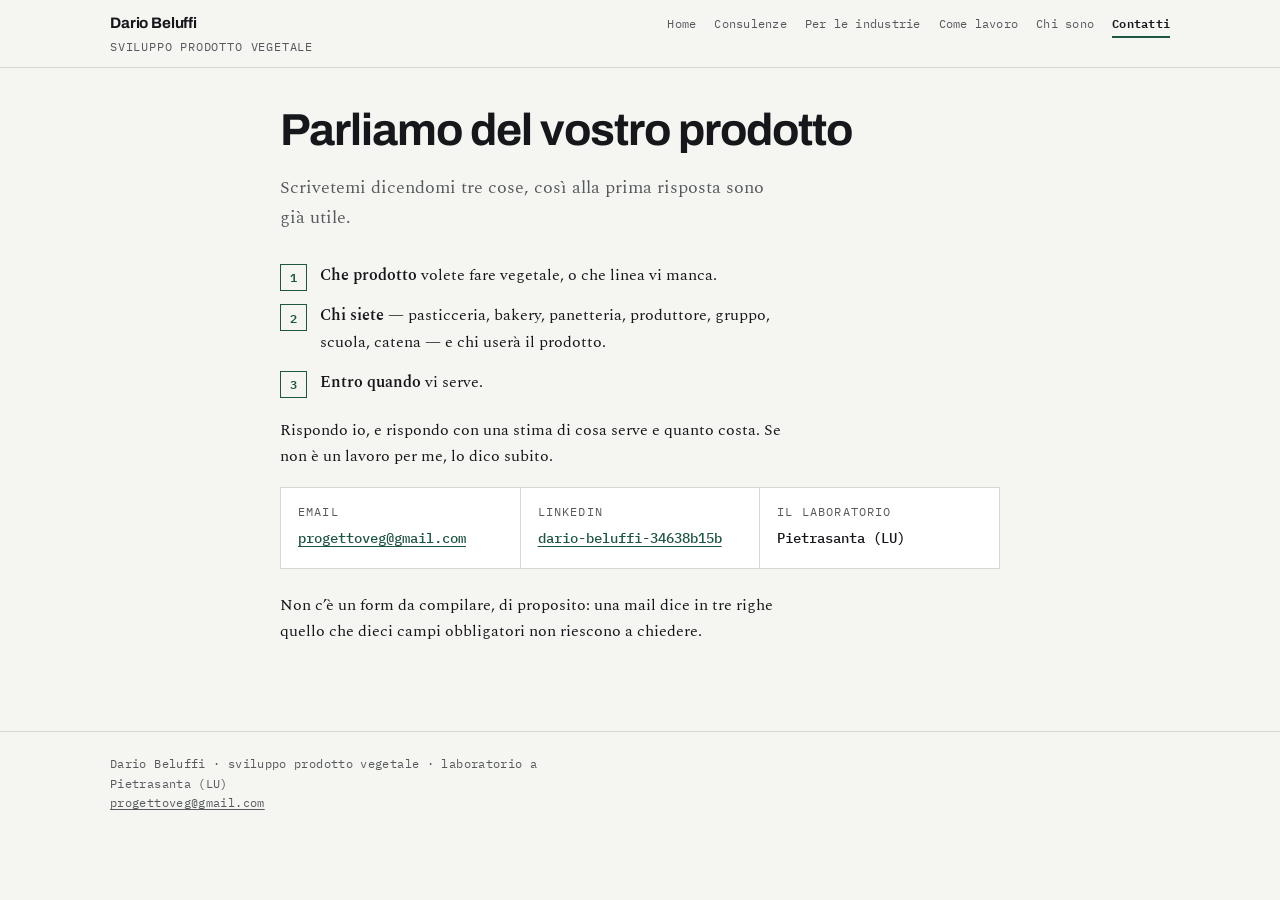
<file: contatti.html>
<!doctype html>
<html lang="it">
<head>
<meta charset="utf-8">
<meta name="viewport" content="width=device-width,initial-scale=1,viewport-fit=cover">
<title>Contatti &middot; Dario Beluffi</title>
<meta name="description" content="Scrivetemi dicendomi che prodotto volete fare vegetale, chi siete ed entro quando vi serve. Rispondo con una stima di cosa serve e quanto costa.">
<meta name="robots" content="index,follow">
<meta property="og:title" content="Contatti &middot; Dario Beluffi">
<meta property="og:description" content="Scrivetemi dicendomi che prodotto volete fare vegetale, chi siete ed entro quando vi serve. Rispondo con una stima di cosa serve e quanto costa.">
<meta property="og:type" content="website">
<link rel="preconnect" href="https://fonts.googleapis.com">
<link rel="preconnect" href="https://fonts.gstatic.com" crossorigin>
<link rel="stylesheet" href="https://fonts.googleapis.com/css2?family=Archivo:wght@500;600;700&family=Spectral:wght@400;500;600&family=IBM+Plex+Mono:wght@400;500;600&display=swap">
<link rel="stylesheet" href="style.css">
</head>
<body>
<a class="skip" href="#main">Salta al contenuto</a>

<nav class="gut"><div class="col">
  <a class="brand" href="./">Dario Beluffi<small>sviluppo prodotto vegetale</small></a>
  <a class="lk" href="./">Home</a>
  <a class="lk" href="consulenze.html">Consulenze</a>
  <a class="lk" href="industrie.html">Per le industrie</a>
  <a class="lk" href="come-lavoro.html">Come lavoro</a>
  <a class="lk" href="chi-sono.html">Chi sono</a>
  <a class="lk" href="contatti.html" aria-current="page">Contatti</a>
</div></nav>
<main class="gut" id="main"><div class="col">
<h1>Parliamo del vostro prodotto</h1>
<p class="lede">Scrivetemi dicendomi tre cose, cos&igrave; alla prima risposta sono gi&agrave; utile.</p>
<ol class="steps">
  <li><strong>Che prodotto</strong> volete fare vegetale, o che linea vi manca.</li>
  <li><strong>Chi siete</strong> &mdash; pasticceria, bakery, panetteria, produttore, gruppo, scuola, catena &mdash; e chi user&agrave; il prodotto.</li>
  <li><strong>Entro quando</strong> vi serve.</li>
</ol>
<p>Rispondo io, e rispondo con una stima di cosa serve e quanto costa. Se non &egrave; un lavoro per me,
lo dico subito.</p>

<div class="contact">
  <div><span class="lbl">Email</span><a href="mailto:progettoveg@gmail.com">progettoveg@gmail.com</a></div>
  <div><span class="lbl">LinkedIn</span><a href="https://www.linkedin.com/in/dario-beluffi-34638b15b" rel="noopener">dario-beluffi-34638b15b</a></div>
  <div><span class="lbl">Il laboratorio</span><b>Pietrasanta (LU)</b></div>
</div>

<p>Non c&rsquo;&egrave; un form da compilare, di proposito: una mail dice in tre righe quello che dieci
campi obbligatori non riescono a chiedere.</p>
</div></main>
<footer class="gut"><div class="col">
  <p>Dario Beluffi &middot; sviluppo prodotto vegetale &middot; laboratorio a Pietrasanta (LU)<br>
  <a href="mailto:progettoveg@gmail.com">progettoveg@gmail.com</a></p>
</div></footer>
</body>
</html>
</file>
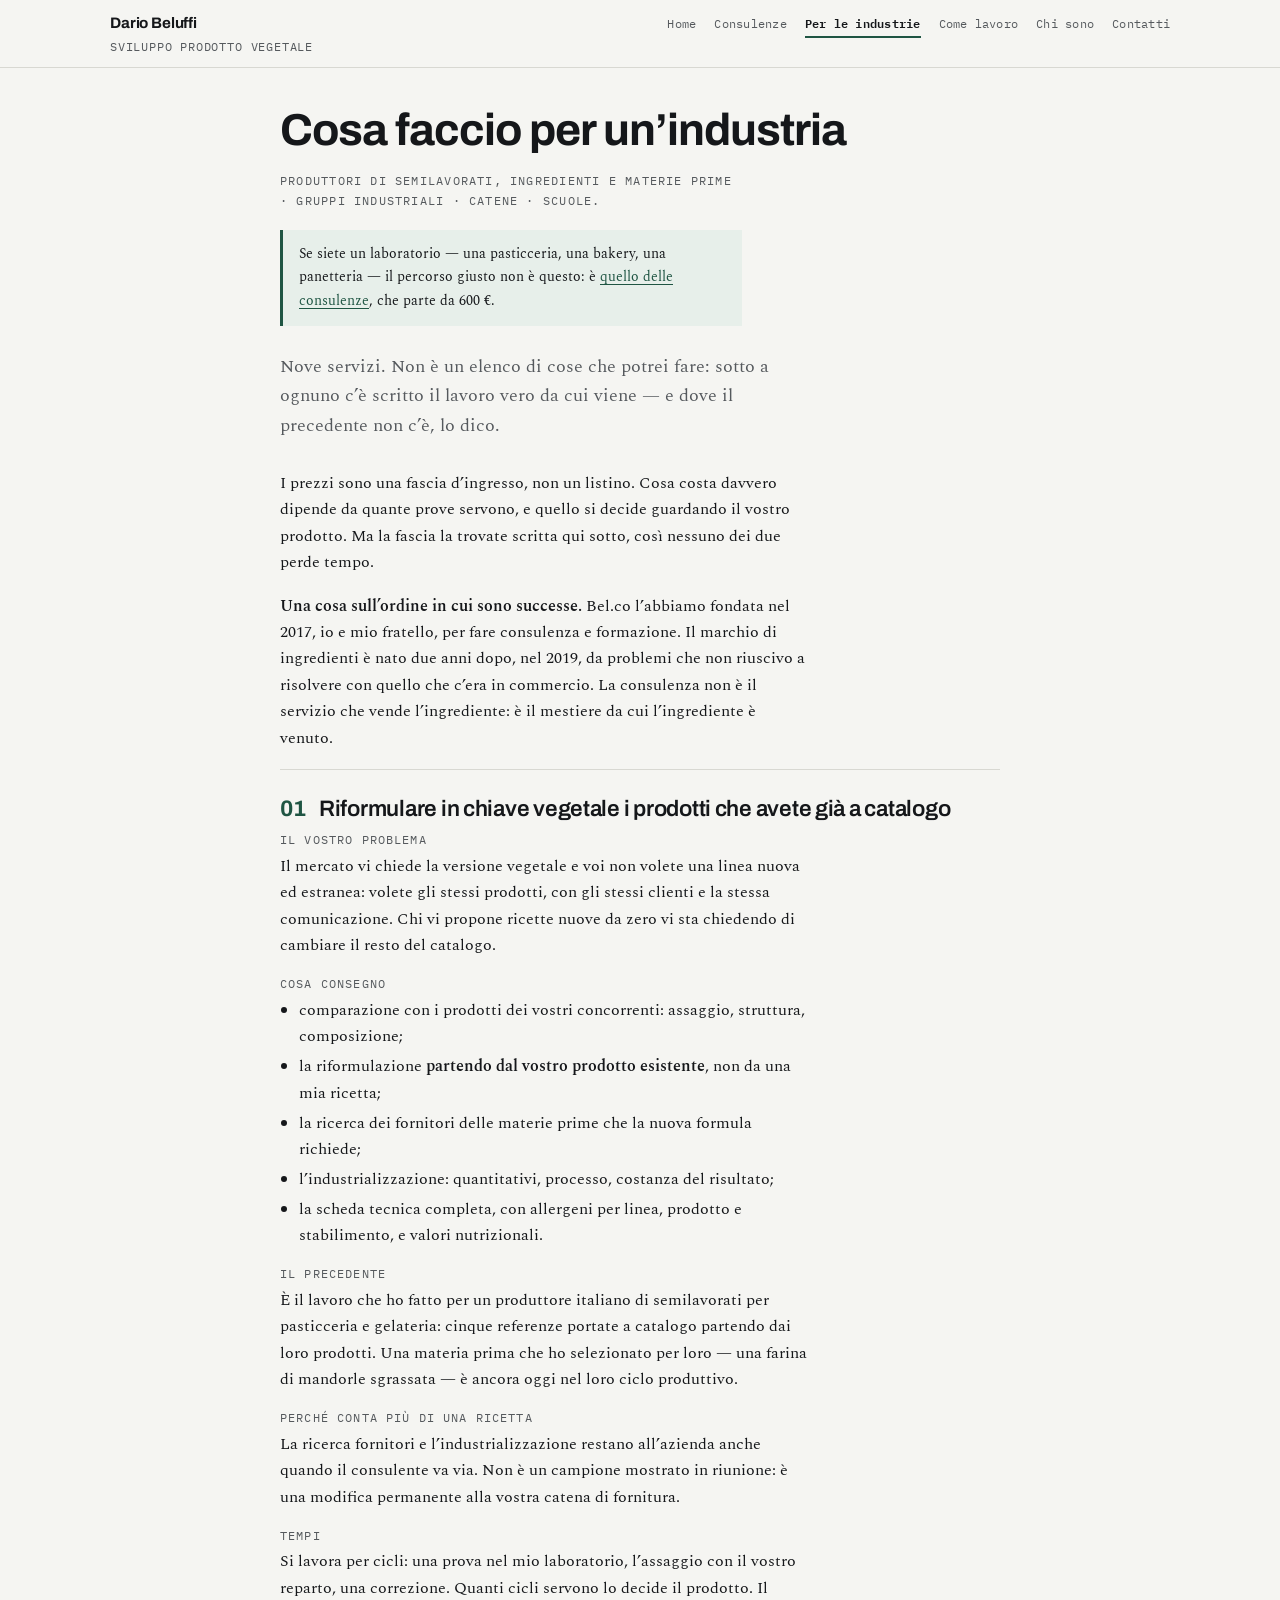
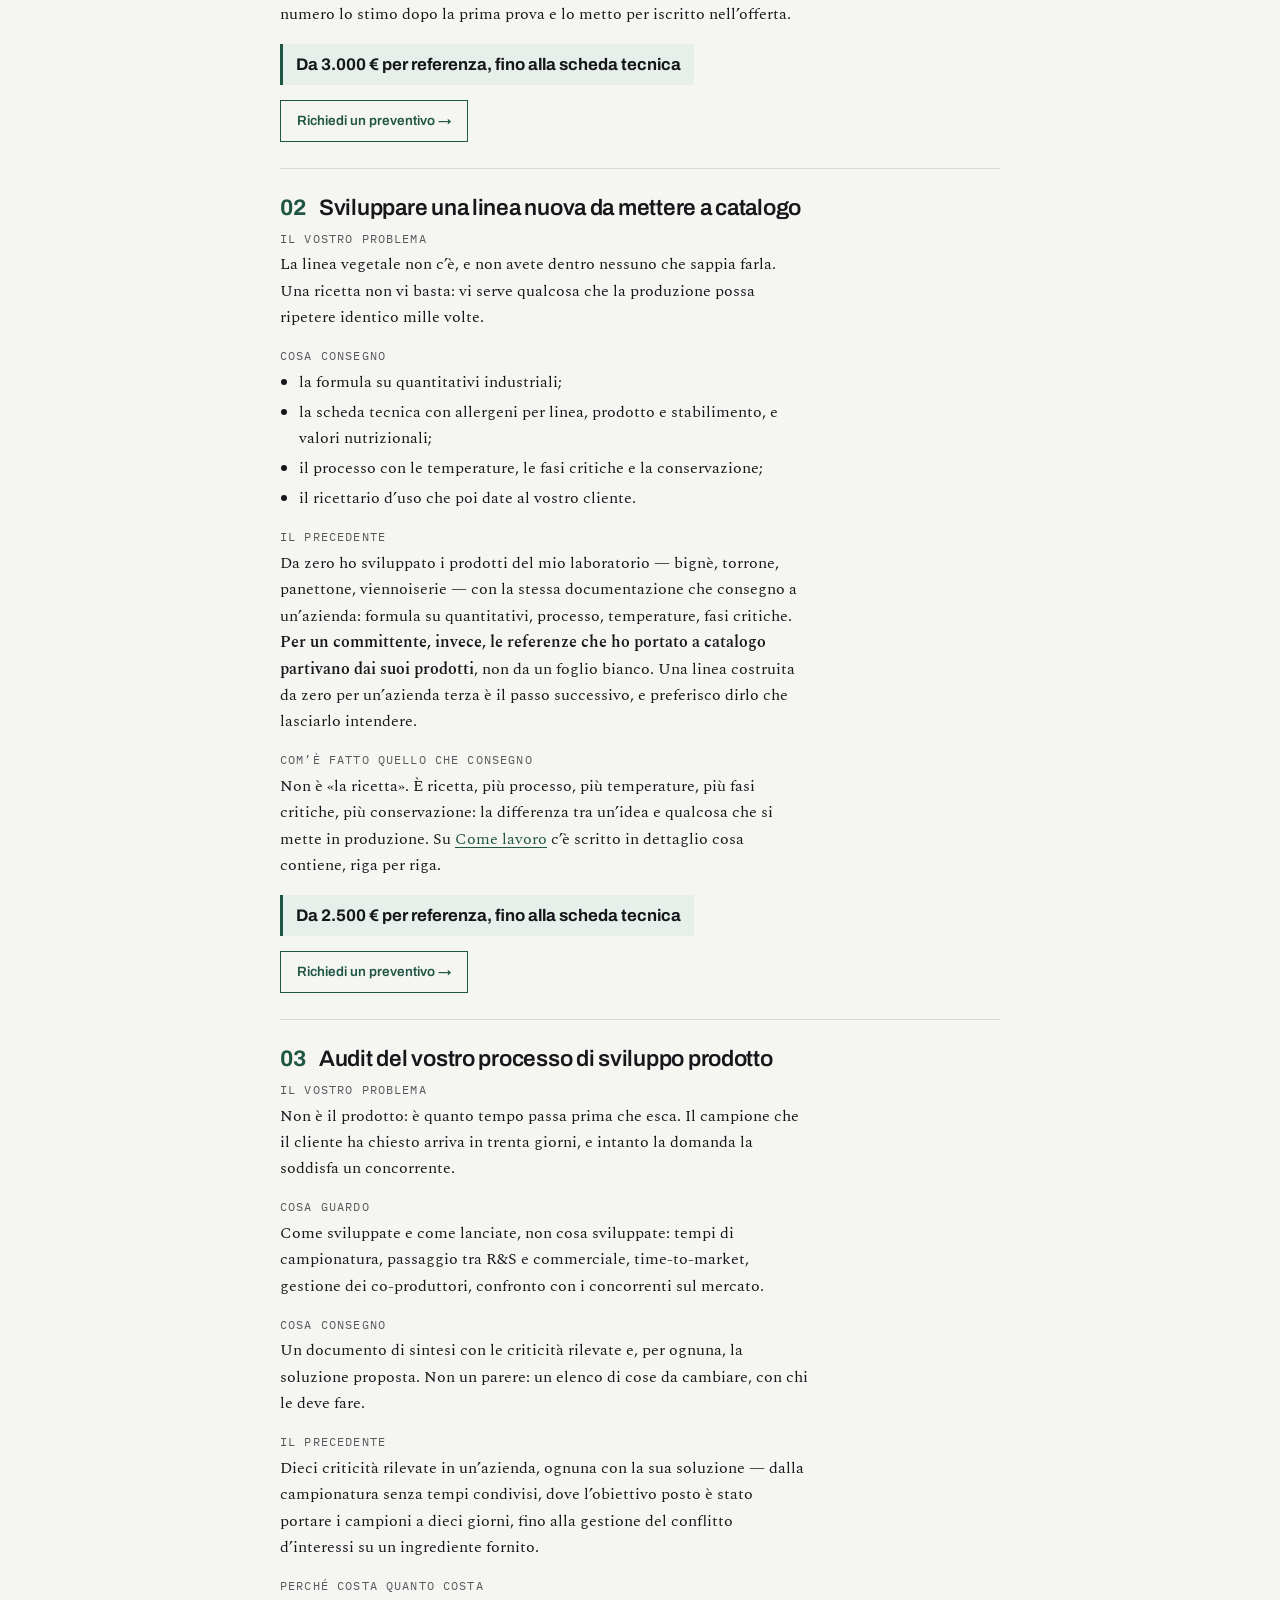
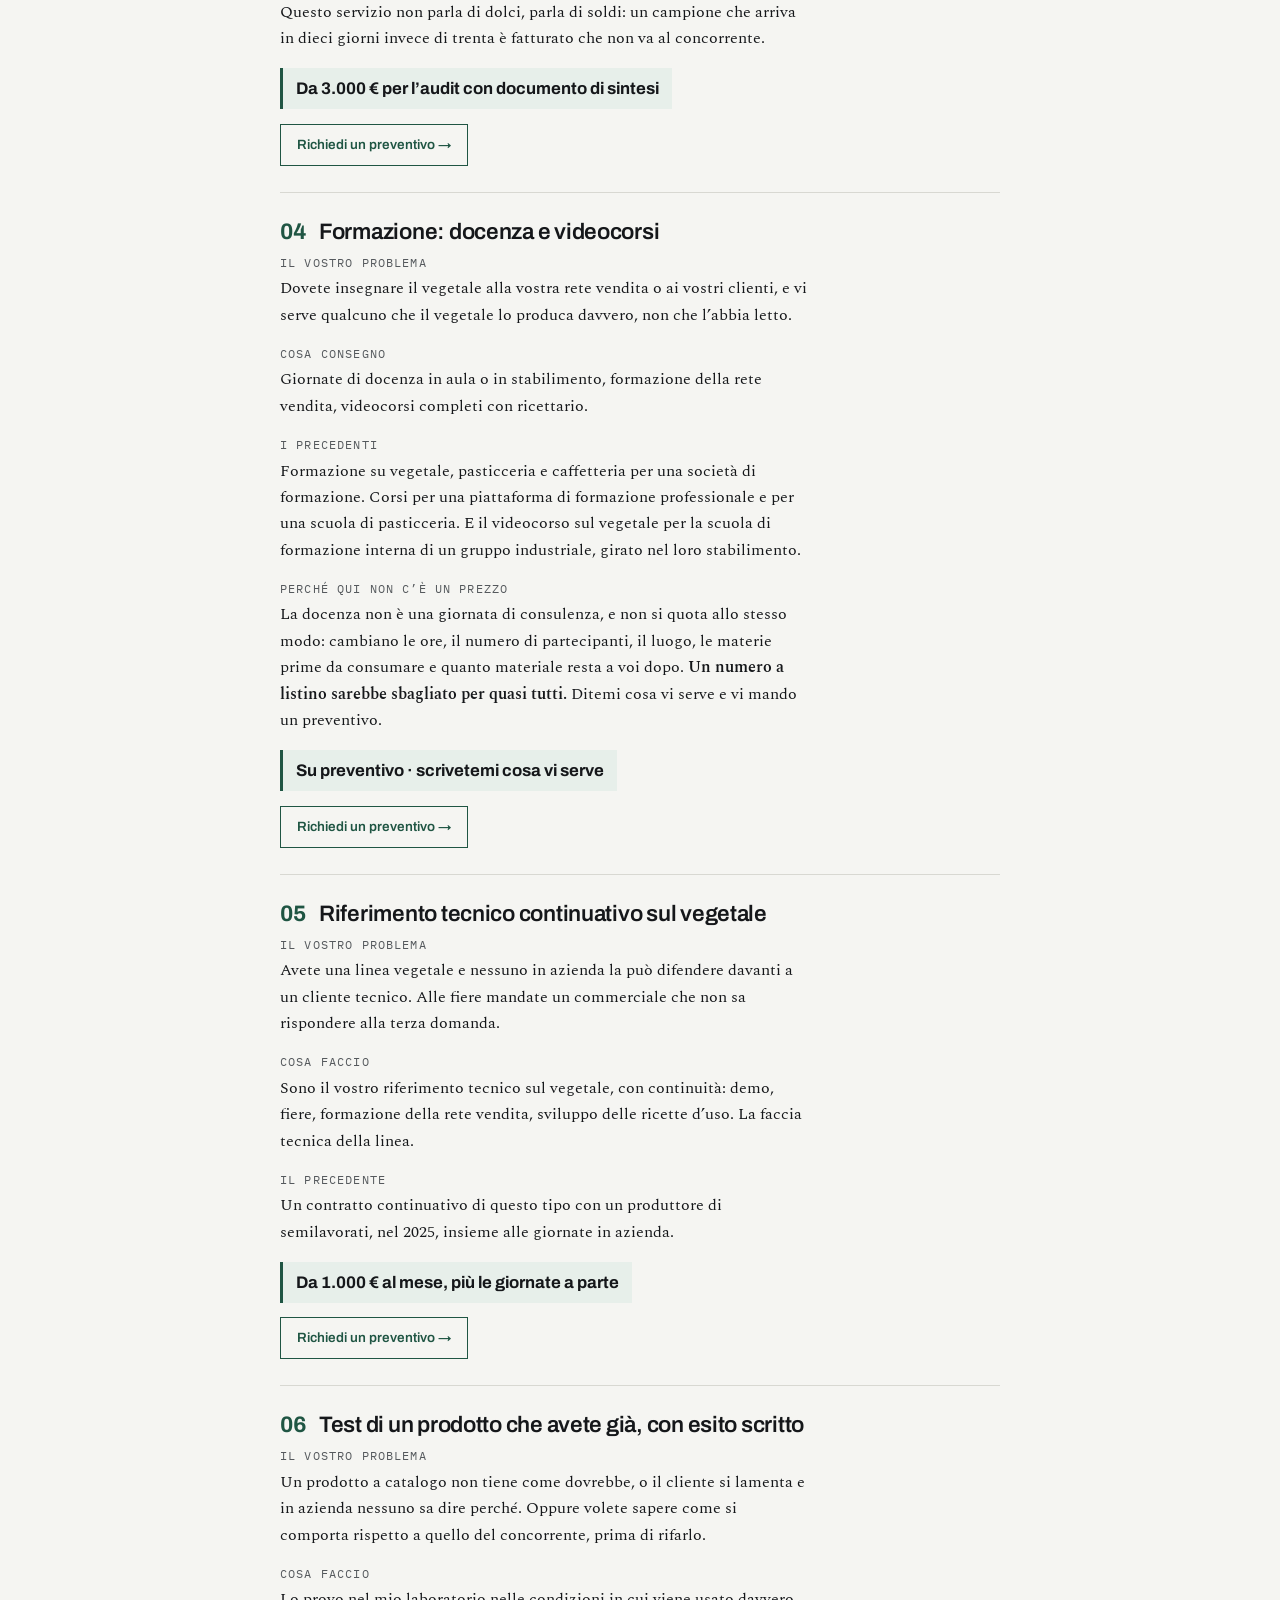
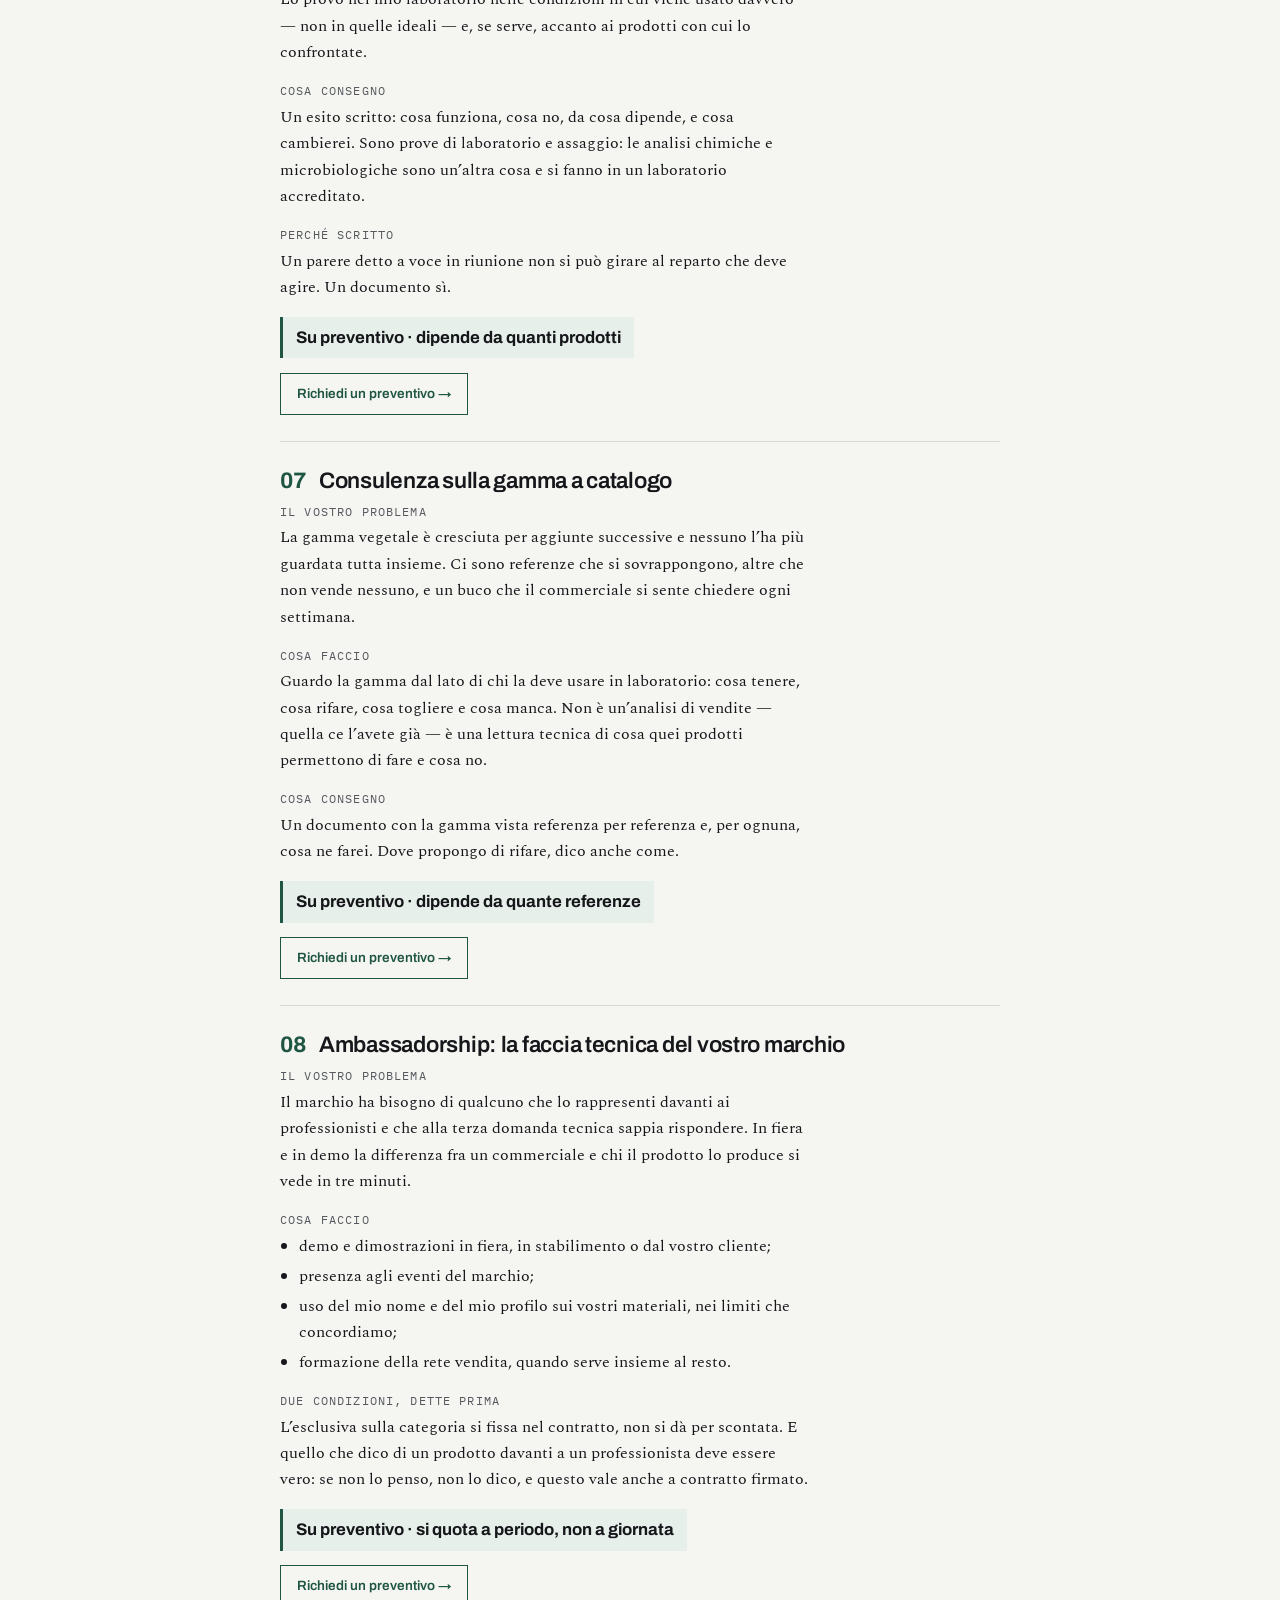
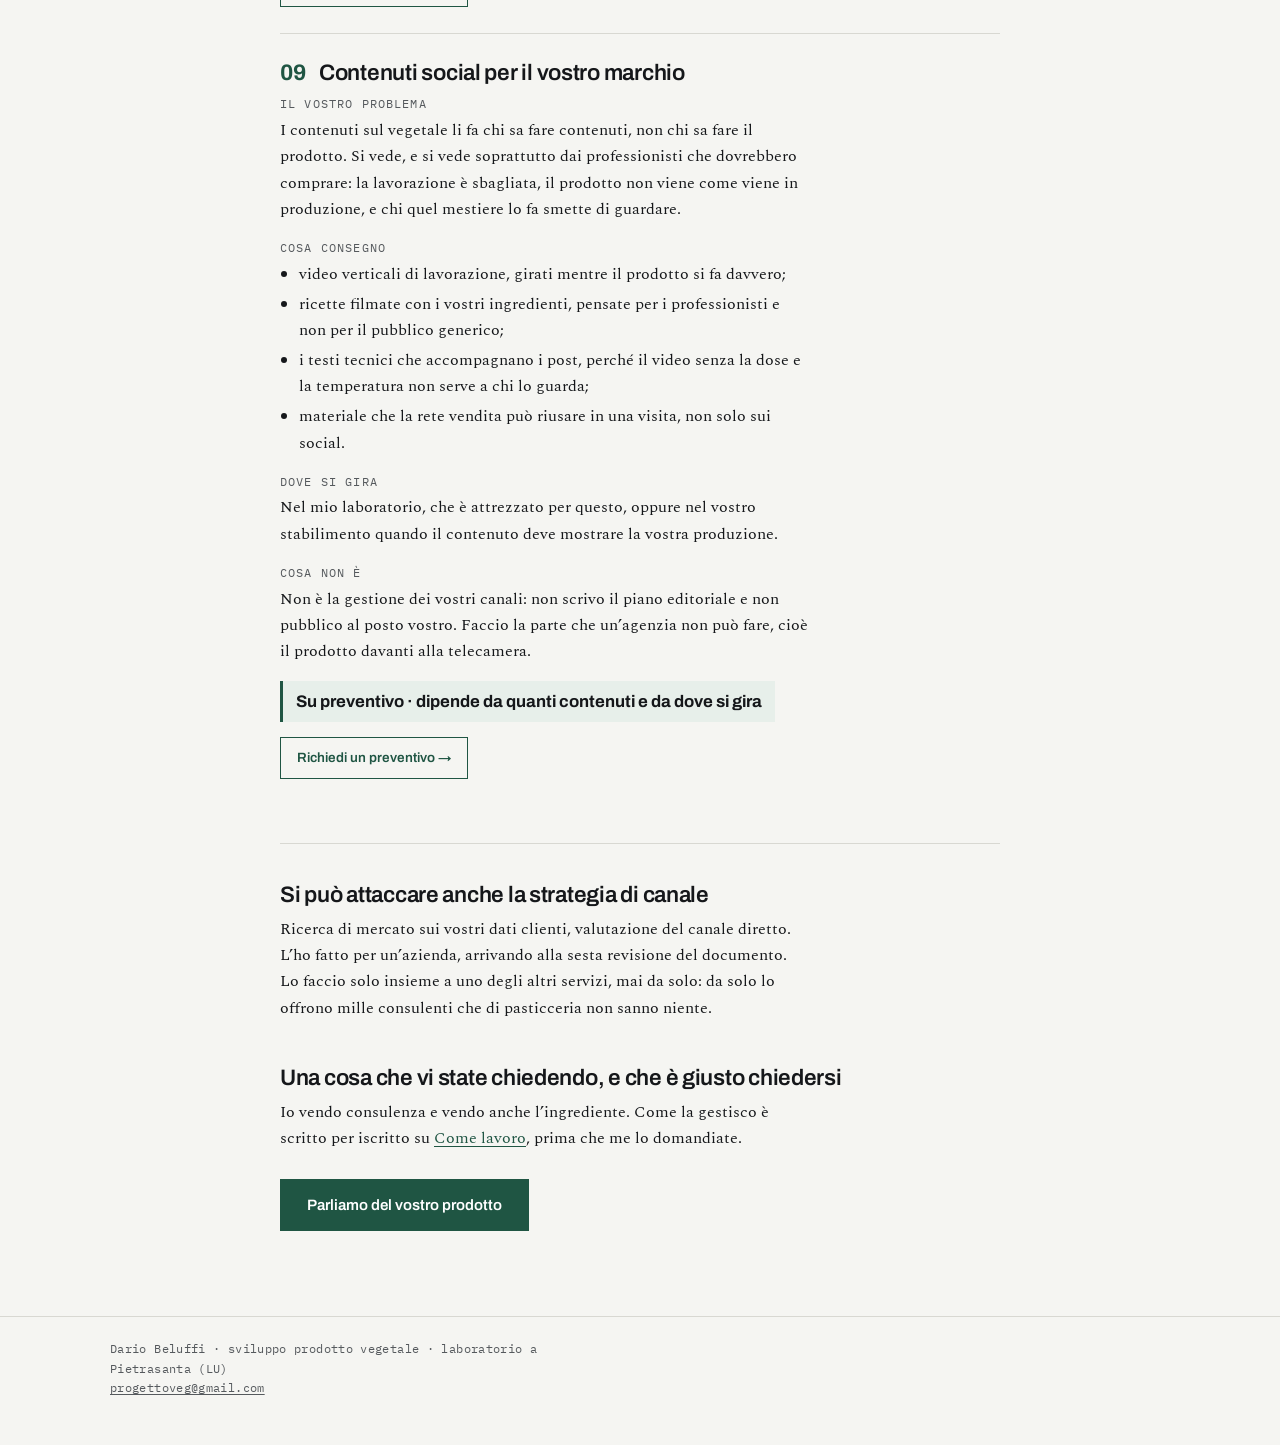
<file: industrie.html>
<!doctype html>
<html lang="it">
<head>
<meta charset="utf-8">
<meta name="viewport" content="width=device-width,initial-scale=1,viewport-fit=cover">
<title>Per le industrie &middot; Dario Beluffi</title>
<meta name="description" content="Nove servizi per chi mette un prodotto vegetale a catalogo: riformulazione, linee nuove, audit, test di prodotti esistenti, consulenza sulla gamma, ambassadorship, contenuti social.">
<meta name="robots" content="index,follow">
<meta property="og:title" content="Per le industrie &middot; Dario Beluffi">
<meta property="og:description" content="Nove servizi per chi mette un prodotto vegetale a catalogo: riformulazione, linee nuove, audit, test di prodotti esistenti, consulenza sulla gamma, ambassadorship, contenuti social.">
<meta property="og:type" content="website">
<link rel="preconnect" href="https://fonts.googleapis.com">
<link rel="preconnect" href="https://fonts.gstatic.com" crossorigin>
<link rel="stylesheet" href="https://fonts.googleapis.com/css2?family=Archivo:wght@500;600;700&family=Spectral:wght@400;500;600&family=IBM+Plex+Mono:wght@400;500;600&display=swap">
<link rel="stylesheet" href="style.css">
</head>
<body>
<a class="skip" href="#main">Salta al contenuto</a>

<nav class="gut"><div class="col">
  <a class="brand" href="./">Dario Beluffi<small>sviluppo prodotto vegetale</small></a>
  <a class="lk" href="./">Home</a>
  <a class="lk" href="consulenze.html">Consulenze</a>
  <a class="lk" href="industrie.html" aria-current="page">Per le industrie</a>
  <a class="lk" href="come-lavoro.html">Come lavoro</a>
  <a class="lk" href="chi-sono.html">Chi sono</a>
  <a class="lk" href="contatti.html">Contatti</a>
</div></nav>
<main class="gut" id="main"><div class="col">
<h1>Cosa faccio per un&rsquo;industria</h1>
<p class="sub-h1">Produttori di semilavorati, ingredienti e materie prime &middot; gruppi industriali &middot; catene &middot; scuole.</p>
<p class="nota">Se siete un laboratorio &mdash; una pasticceria, una bakery, una panetteria &mdash; il
percorso giusto non &egrave; questo: &egrave; <a href="consulenze.html">quello delle consulenze</a>,
che parte da 600 &euro;.</p>
<p class="lede">Nove servizi. Non &egrave; un elenco di cose che potrei fare: sotto a ognuno c&rsquo;&egrave;
scritto il lavoro vero da cui viene &mdash; e dove il precedente non c&rsquo;&egrave;, lo dico.</p>
<p>I prezzi sono una fascia d&rsquo;ingresso, non un listino. Cosa costa davvero dipende da quante
prove servono, e quello si decide guardando il vostro prodotto. Ma la fascia la trovate scritta qui
sotto, cos&igrave; nessuno dei due perde tempo.</p>
<p><strong>Una cosa sull&rsquo;ordine in cui sono successe.</strong> Bel.co l&rsquo;abbiamo fondata nel
2017, io e mio fratello, per fare consulenza e formazione. Il marchio di ingredienti &egrave; nato due anni dopo, nel 2019, da
problemi che non riuscivo a risolvere con quello che c&rsquo;era in commercio. La consulenza non
&egrave; il servizio che vende l&rsquo;ingrediente: &egrave; il mestiere da cui l&rsquo;ingrediente
&egrave; venuto.</p>

<div class="svc">
  <div class="svc-h"><span class="svc-n">01</span><h2>Riformulare in chiave vegetale i prodotti che avete gi&agrave; a catalogo</h2></div>
  <div class="block"><span class="lbl">Il vostro problema</span><p>Il mercato vi chiede la versione vegetale e voi non volete una linea nuova ed estranea: volete gli stessi prodotti, con gli stessi clienti e la stessa comunicazione. Chi vi propone ricette nuove da zero vi sta chiedendo di cambiare il resto del catalogo.</p></div>
  <div class="block"><span class="lbl">Cosa consegno</span><ul><li>comparazione con i prodotti dei vostri concorrenti: assaggio, struttura, composizione;</li><li>la riformulazione <strong>partendo dal vostro prodotto esistente</strong>, non da una mia ricetta;</li><li>la ricerca dei fornitori delle materie prime che la nuova formula richiede;</li><li>l&rsquo;industrializzazione: quantitativi, processo, costanza del risultato;</li><li>la scheda tecnica completa, con allergeni per linea, prodotto e stabilimento, e valori nutrizionali.</li></ul></div>
  <div class="block"><span class="lbl">Il precedente</span><p>&Egrave; il lavoro che ho fatto per un produttore italiano di semilavorati per pasticceria e gelateria: cinque referenze portate a catalogo partendo dai loro prodotti. Una materia prima che ho selezionato per loro &mdash; una farina di mandorle sgrassata &mdash; &egrave; ancora oggi nel loro ciclo produttivo.</p></div>
  <div class="block"><span class="lbl">Perch&eacute; conta pi&ugrave; di una ricetta</span><p>La ricerca fornitori e l&rsquo;industrializzazione restano all&rsquo;azienda anche quando il consulente va via. Non &egrave; un campione mostrato in riunione: &egrave; una modifica permanente alla vostra catena di fornitura.</p></div>
  <div class="block"><span class="lbl">Tempi</span><p>Si lavora per cicli: una prova nel mio laboratorio, l&rsquo;assaggio con il vostro reparto, una correzione. Quanti cicli servono lo decide il prodotto. Il numero lo stimo dopo la prima prova e lo metto per iscritto nell&rsquo;offerta.</p></div>
  <p class="price">Da 3.000 &euro; per referenza, fino alla scheda tecnica</p>
  <p class="svc-cta"><a class="go" href="contatti.html">Richiedi un preventivo &rarr;</a></p>
</div>

<div class="svc">
  <div class="svc-h"><span class="svc-n">02</span><h2>Sviluppare una linea nuova da mettere a catalogo</h2></div>
  <div class="block"><span class="lbl">Il vostro problema</span><p>La linea vegetale non c&rsquo;&egrave;, e non avete dentro nessuno che sappia farla. Una ricetta non vi basta: vi serve qualcosa che la produzione possa ripetere identico mille volte.</p></div>
  <div class="block"><span class="lbl">Cosa consegno</span><ul><li>la formula su quantitativi industriali;</li><li>la scheda tecnica con allergeni per linea, prodotto e stabilimento, e valori nutrizionali;</li><li>il processo con le temperature, le fasi critiche e la conservazione;</li><li>il ricettario d&rsquo;uso che poi date al vostro cliente.</li></ul></div>
  <div class="block"><span class="lbl">Il precedente</span><p>Da zero ho sviluppato i prodotti del mio laboratorio &mdash; bign&egrave;, torrone, panettone, viennoiserie &mdash; con la stessa documentazione che consegno a un&rsquo;azienda: formula su quantitativi, processo, temperature, fasi critiche. <strong>Per un committente, invece, le referenze che ho portato a catalogo partivano dai suoi prodotti</strong>, non da un foglio bianco. Una linea costruita da zero per un&rsquo;azienda terza &egrave; il passo successivo, e preferisco dirlo che lasciarlo intendere.</p></div>
  <div class="block"><span class="lbl">Com&rsquo;&egrave; fatto quello che consegno</span><p>Non &egrave; &laquo;la ricetta&raquo;. &Egrave; ricetta, pi&ugrave; processo, pi&ugrave; temperature, pi&ugrave; fasi critiche, pi&ugrave; conservazione: la differenza tra un&rsquo;idea e qualcosa che si mette in produzione. Su <a href='come-lavoro.html'>Come lavoro</a> c&rsquo;&egrave; scritto in dettaglio cosa contiene, riga per riga.</p></div>
  <p class="price">Da 2.500 &euro; per referenza, fino alla scheda tecnica</p>
  <p class="svc-cta"><a class="go" href="contatti.html">Richiedi un preventivo &rarr;</a></p>
</div>

<div class="svc">
  <div class="svc-h"><span class="svc-n">03</span><h2>Audit del vostro processo di sviluppo prodotto</h2></div>
  <div class="block"><span class="lbl">Il vostro problema</span><p>Non &egrave; il prodotto: &egrave; quanto tempo passa prima che esca. Il campione che il cliente ha chiesto arriva in trenta giorni, e intanto la domanda la soddisfa un concorrente.</p></div>
  <div class="block"><span class="lbl">Cosa guardo</span><p>Come sviluppate e come lanciate, non cosa sviluppate: tempi di campionatura, passaggio tra R&amp;S e commerciale, time-to-market, gestione dei co-produttori, confronto con i concorrenti sul mercato.</p></div>
  <div class="block"><span class="lbl">Cosa consegno</span><p>Un documento di sintesi con le criticit&agrave; rilevate e, per ognuna, la soluzione proposta. Non un parere: un elenco di cose da cambiare, con chi le deve fare.</p></div>
  <div class="block"><span class="lbl">Il precedente</span><p>Dieci criticit&agrave; rilevate in un&rsquo;azienda, ognuna con la sua soluzione &mdash; dalla campionatura senza tempi condivisi, dove l&rsquo;obiettivo posto &egrave; stato portare i campioni a dieci giorni, fino alla gestione del conflitto d&rsquo;interessi su un ingrediente fornito.</p></div>
  <div class="block"><span class="lbl">Perch&eacute; costa quanto costa</span><p>Questo servizio non parla di dolci, parla di soldi: un campione che arriva in dieci giorni invece di trenta &egrave; fatturato che non va al concorrente.</p></div>
  <p class="price">Da 3.000 &euro; per l&rsquo;audit con documento di sintesi</p>
  <p class="svc-cta"><a class="go" href="contatti.html">Richiedi un preventivo &rarr;</a></p>
</div>

<div class="svc">
  <div class="svc-h"><span class="svc-n">04</span><h2>Formazione: docenza e videocorsi</h2></div>
  <div class="block"><span class="lbl">Il vostro problema</span><p>Dovete insegnare il vegetale alla vostra rete vendita o ai vostri clienti, e vi serve qualcuno che il vegetale lo produca davvero, non che l&rsquo;abbia letto.</p></div>
  <div class="block"><span class="lbl">Cosa consegno</span><p>Giornate di docenza in aula o in stabilimento, formazione della rete vendita, videocorsi completi con ricettario.</p></div>
  <div class="block"><span class="lbl">I precedenti</span><p>Formazione su vegetale, pasticceria e caffetteria per una societ&agrave; di formazione. Corsi per una piattaforma di formazione professionale e per una scuola di pasticceria. E il videocorso sul vegetale per la scuola di formazione interna di un gruppo industriale, girato nel loro stabilimento.</p></div>
  <div class="block"><span class="lbl">Perch&eacute; qui non c&rsquo;&egrave; un prezzo</span><p>La docenza non &egrave; una giornata di consulenza, e non si quota allo stesso modo: cambiano le ore, il numero di partecipanti, il luogo, le materie prime da consumare e quanto materiale resta a voi dopo. <strong>Un numero a listino sarebbe sbagliato per quasi tutti.</strong> Ditemi cosa vi serve e vi mando un preventivo.</p></div>
  <p class="price">Su preventivo &middot; scrivetemi cosa vi serve</p>
  <p class="svc-cta"><a class="go" href="contatti.html">Richiedi un preventivo &rarr;</a></p>
</div>

<div class="svc">
  <div class="svc-h"><span class="svc-n">05</span><h2>Riferimento tecnico continuativo sul vegetale</h2></div>
  <div class="block"><span class="lbl">Il vostro problema</span><p>Avete una linea vegetale e nessuno in azienda la pu&ograve; difendere davanti a un cliente tecnico. Alle fiere mandate un commerciale che non sa rispondere alla terza domanda.</p></div>
  <div class="block"><span class="lbl">Cosa faccio</span><p>Sono il vostro riferimento tecnico sul vegetale, con continuit&agrave;: demo, fiere, formazione della rete vendita, sviluppo delle ricette d&rsquo;uso. La faccia tecnica della linea.</p></div>
  <div class="block"><span class="lbl">Il precedente</span><p>Un contratto continuativo di questo tipo con un produttore di semilavorati, nel 2025, insieme alle giornate in azienda.</p></div>
  <p class="price">Da 1.000 &euro; al mese, pi&ugrave; le giornate a parte</p>
  <p class="svc-cta"><a class="go" href="contatti.html">Richiedi un preventivo &rarr;</a></p>
</div>


<div class="svc">
  <div class="svc-h"><span class="svc-n">06</span><h2>Test di un prodotto che avete gi&agrave;, con esito scritto</h2></div>
  <div class="block"><span class="lbl">Il vostro problema</span><p>Un prodotto a catalogo non tiene come dovrebbe, o il cliente si lamenta e in azienda nessuno sa dire perch&eacute;. Oppure volete sapere come si comporta rispetto a quello del concorrente, prima di rifarlo.</p></div>
  <div class="block"><span class="lbl">Cosa faccio</span><p>Lo provo nel mio laboratorio nelle condizioni in cui viene usato davvero &mdash; non in quelle ideali &mdash; e, se serve, accanto ai prodotti con cui lo confrontate.</p></div>
  <div class="block"><span class="lbl">Cosa consegno</span><p>Un esito scritto: cosa funziona, cosa no, da cosa dipende, e cosa cambierei. Sono prove di laboratorio e assaggio: le analisi chimiche e microbiologiche sono un&rsquo;altra cosa e si fanno in un laboratorio accreditato.</p></div>
  <div class="block"><span class="lbl">Perch&eacute; scritto</span><p>Un parere detto a voce in riunione non si pu&ograve; girare al reparto che deve agire. Un documento s&igrave;.</p></div>
  <p class="price">Su preventivo &middot; dipende da quanti prodotti</p>
  <p class="svc-cta"><a class="go" href="contatti.html">Richiedi un preventivo &rarr;</a></p>
</div>

<div class="svc">
  <div class="svc-h"><span class="svc-n">07</span><h2>Consulenza sulla gamma a catalogo</h2></div>
  <div class="block"><span class="lbl">Il vostro problema</span><p>La gamma vegetale &egrave; cresciuta per aggiunte successive e nessuno l&rsquo;ha pi&ugrave; guardata tutta insieme. Ci sono referenze che si sovrappongono, altre che non vende nessuno, e un buco che il commerciale si sente chiedere ogni settimana.</p></div>
  <div class="block"><span class="lbl">Cosa faccio</span><p>Guardo la gamma dal lato di chi la deve usare in laboratorio: cosa tenere, cosa rifare, cosa togliere e cosa manca. Non &egrave; un&rsquo;analisi di vendite &mdash; quella ce l&rsquo;avete gi&agrave; &mdash; &egrave; una lettura tecnica di cosa quei prodotti permettono di fare e cosa no.</p></div>
  <div class="block"><span class="lbl">Cosa consegno</span><p>Un documento con la gamma vista referenza per referenza e, per ognuna, cosa ne farei. Dove propongo di rifare, dico anche come.</p></div>
  <p class="price">Su preventivo &middot; dipende da quante referenze</p>
  <p class="svc-cta"><a class="go" href="contatti.html">Richiedi un preventivo &rarr;</a></p>
</div>

<div class="svc">
  <div class="svc-h"><span class="svc-n">08</span><h2>Ambassadorship: la faccia tecnica del vostro marchio</h2></div>
  <div class="block"><span class="lbl">Il vostro problema</span><p>Il marchio ha bisogno di qualcuno che lo rappresenti davanti ai professionisti e che alla terza domanda tecnica sappia rispondere. In fiera e in demo la differenza fra un commerciale e chi il prodotto lo produce si vede in tre minuti.</p></div>
  <div class="block"><span class="lbl">Cosa faccio</span><ul><li>demo e dimostrazioni in fiera, in stabilimento o dal vostro cliente;</li><li>presenza agli eventi del marchio;</li><li>uso del mio nome e del mio profilo sui vostri materiali, nei limiti che concordiamo;</li><li>formazione della rete vendita, quando serve insieme al resto.</li></ul></div>
  <div class="block"><span class="lbl">Due condizioni, dette prima</span><p>L&rsquo;esclusiva sulla categoria si fissa nel contratto, non si d&agrave; per scontata. E quello che dico di un prodotto davanti a un professionista deve essere vero: se non lo penso, non lo dico, e questo vale anche a contratto firmato.</p></div>
  <p class="price">Su preventivo &middot; si quota a periodo, non a giornata</p>
  <p class="svc-cta"><a class="go" href="contatti.html">Richiedi un preventivo &rarr;</a></p>
</div>

<div class="svc">
  <div class="svc-h"><span class="svc-n">09</span><h2>Contenuti social per il vostro marchio</h2></div>
  <div class="block"><span class="lbl">Il vostro problema</span><p>I contenuti sul vegetale li fa chi sa fare contenuti, non chi sa fare il prodotto. Si vede, e si vede soprattutto dai professionisti che dovrebbero comprare: la lavorazione &egrave; sbagliata, il prodotto non viene come viene in produzione, e chi quel mestiere lo fa smette di guardare.</p></div>
  <div class="block"><span class="lbl">Cosa consegno</span><ul><li>video verticali di lavorazione, girati mentre il prodotto si fa davvero;</li><li>ricette filmate con i vostri ingredienti, pensate per i professionisti e non per il pubblico generico;</li><li>i testi tecnici che accompagnano i post, perch&eacute; il video senza la dose e la temperatura non serve a chi lo guarda;</li><li>materiale che la rete vendita pu&ograve; riusare in una visita, non solo sui social.</li></ul></div>
  <div class="block"><span class="lbl">Dove si gira</span><p>Nel mio laboratorio, che &egrave; attrezzato per questo, oppure nel vostro stabilimento quando il contenuto deve mostrare la vostra produzione.</p></div>
  <div class="block"><span class="lbl">Cosa non &egrave;</span><p>Non &egrave; la gestione dei vostri canali: non scrivo il piano editoriale e non pubblico al posto vostro. Faccio la parte che un&rsquo;agenzia non pu&ograve; fare, cio&egrave; il prodotto davanti alla telecamera.</p></div>
  <p class="price">Su preventivo &middot; dipende da quanti contenuti e da dove si gira</p>
  <p class="svc-cta"><a class="go" href="contatti.html">Richiedi un preventivo &rarr;</a></p>
</div>

<hr>

<h2>Si pu&ograve; attaccare anche la strategia di canale</h2>
<p>Ricerca di mercato sui vostri dati clienti, valutazione del canale diretto. L&rsquo;ho fatto per
un&rsquo;azienda, arrivando alla sesta revisione del documento. Lo faccio solo insieme a uno degli
altri servizi, mai da solo: da solo lo offrono mille consulenti che di pasticceria non sanno niente.</p>

<h2>Una cosa che vi state chiedendo, e che &egrave; giusto chiedersi</h2>
<p>Io vendo consulenza e vendo anche l&rsquo;ingrediente. Come la gestisco &egrave; scritto per
iscritto su <a href="come-lavoro.html">Come lavoro</a>, prima che me lo domandiate.</p>
<p><a class="cta" href="contatti.html">Parliamo del vostro prodotto</a></p>
</div></main>
<footer class="gut"><div class="col">
  <p>Dario Beluffi &middot; sviluppo prodotto vegetale &middot; laboratorio a Pietrasanta (LU)<br>
  <a href="mailto:progettoveg@gmail.com">progettoveg@gmail.com</a></p>
</div></footer>
</body>
</html>
</file>
<file: style.css>
/* Dario Beluffi — sito personale
   Identità: carta, filetti, etichette in mono, numeri tabulari. Un documento tecnico, non una brochure.
   Contrasti verificati il 10-11-2026: tutti i testi >= 4,5:1, i numeri grandi >= 3:1. */

:root{
  --paper:#f5f5f2; --card:#fff; --ink:#15171a; --ink2:#55595d; --rule:#d8d8d2;
  --accent:#1f5543; --accent-soft:#e7efea; --mark:#7d5f0e;
  --warn-bg:#fdf4e3; --warn-ink:#5c4410; --warn-rule:#dcc48a;
  --on-accent:#fff;
  --disp:Archivo,"Helvetica Neue",Arial,sans-serif;
  --body:Spectral,Georgia,"Times New Roman",serif;
  --mono:"IBM Plex Mono",ui-monospace,SFMono-Regular,Menlo,monospace;
  color-scheme:light;
}
@media (prefers-color-scheme:dark){:root:not([data-theme="light"]){
  --paper:#131614; --card:#1b1f1d; --ink:#eceeec; --ink2:#a2a8a4; --rule:#2d322f;
  --accent:#74c3a4; --accent-soft:#1c2a25; --mark:#d7b45f;
  --warn-bg:#241e10; --warn-ink:#e4d5ab; --warn-rule:#4b4027;
  --on-accent:#0d1210;
  color-scheme:dark;
}}
:root[data-theme="dark"]{
  --paper:#131614; --card:#1b1f1d; --ink:#eceeec; --ink2:#a2a8a4; --rule:#2d322f;
  --accent:#74c3a4; --accent-soft:#1c2a25; --mark:#d7b45f;
  --warn-bg:#241e10; --warn-ink:#e4d5ab; --warn-rule:#4b4027;
  --on-accent:#0d1210;
  color-scheme:dark;
}

*{box-sizing:border-box}
html{-webkit-text-size-adjust:100%}
body{margin:0;background:var(--paper);color:var(--ink);
  font-family:var(--body);font-size:1.02rem;line-height:1.62;overflow-wrap:break-word}
.gut{padding-left:max(16px,env(safe-area-inset-left,0px));padding-right:max(16px,env(safe-area-inset-right,0px))}
.col{max-width:720px;margin:0 auto}

.skip{position:absolute;left:-9999px}
.skip:focus{left:8px;top:8px;z-index:40;background:var(--accent);color:var(--on-accent);padding:9px 14px;font-family:var(--disp)}
:focus-visible{outline:2px solid var(--accent);outline-offset:2px}

/* barra di stato — DA CANCELLARE PRIMA DI ANDARE ONLINE */
.draft{background:var(--accent);color:var(--on-accent);font-family:var(--mono);
  font-size:.72rem;letter-spacing:.05em;text-transform:uppercase;padding-block:11px}
.draft .col{display:flex;gap:8px 18px;justify-content:space-between;flex-wrap:wrap}

nav{background:var(--paper);border-bottom:1px solid var(--rule);padding-block:11px}
nav .col{display:flex;align-items:baseline;gap:8px 18px;flex-wrap:wrap}
.brand{font-family:var(--disp);font-weight:700;font-size:.95rem;letter-spacing:-.01em;
  margin-right:auto;text-decoration:none;color:var(--ink)}
.brand small{display:block;font-family:var(--mono);font-weight:400;font-size:.72rem;
  letter-spacing:.07em;text-transform:uppercase;color:var(--ink2);margin-top:2px}
nav a.lk{font-family:var(--mono);font-size:.74rem;letter-spacing:.02em;color:var(--ink2);
  text-decoration:none;padding:3px 0;border-bottom:2px solid transparent;white-space:nowrap}
nav a.lk:hover{color:var(--ink)}
nav a.lk[aria-current="page"]{color:var(--ink);border-bottom-color:var(--accent);font-weight:600}

main{padding-block:38px 68px}
h1{font-family:var(--disp);font-weight:700;font-size:clamp(1.72rem,5.4vw,2.8rem);line-height:1.08;
  letter-spacing:-.022em;margin:0 0 .42em;text-wrap:balance}
h2{font-family:var(--disp);font-weight:600;font-size:clamp(1.16rem,3.2vw,1.4rem);line-height:1.2;
  letter-spacing:-.012em;margin:1.9em 0 .35em;text-wrap:balance}
h2:first-of-type{margin-top:0}
h3{font-family:var(--disp);font-weight:600;font-size:1rem;margin:1.5em 0 .3em}
.lede{font-size:1.14rem;color:var(--ink2);margin:0 0 1.9rem;max-width:56ch}
p{margin:0 0 1.05em;max-width:66ch}
.lbl{font-family:var(--mono);font-size:.72rem;letter-spacing:.1em;text-transform:uppercase;
  color:var(--ink2);margin:0 0 .35em;display:block}
a{color:var(--accent)}
strong{font-weight:600}
hr{border:0;border-top:1px solid var(--rule);margin:38px 0}
ul.plain{padding-left:1.2em;margin:0 0 1.2em;max-width:66ch}
ul.plain li{margin-bottom:.35em}

/* le tre prove — un cartiglio */
.proofs{display:grid;grid-template-columns:repeat(auto-fit,minmax(168px,1fr));
  border:1px solid var(--rule);background:var(--card);margin:0 0 30px}
.proof{padding:18px 16px;border-right:1px solid var(--rule);min-width:0}
.proof:last-child{border-right:0}
.pnum{font-family:var(--disp);font-weight:700;font-size:1.95rem;line-height:1;letter-spacing:-.02em;
  color:var(--mark);font-variant-numeric:tabular-nums;display:block;margin-bottom:7px}
.proof p{font-size:.87rem;color:var(--ink2);margin:0;max-width:34ch;line-height:1.45}
@media (max-width:559px){.proof{border-right:0;border-bottom:1px solid var(--rule)}.proof:last-child{border-bottom:0}}

.cta{display:inline-block;font-family:var(--disp);font-weight:600;font-size:.94rem;
  background:var(--accent);color:var(--on-accent);padding:13px 26px;text-decoration:none;border:1px solid var(--accent)}
.cta:hover{background:var(--paper);color:var(--accent)}

/* servizi */
.svc{border-top:1px solid var(--rule);padding:26px 0}
.svc-h{display:flex;gap:13px;align-items:baseline;margin-bottom:.5em}
.svc-n{font-family:var(--disp);font-size:clamp(1.16rem,3.2vw,1.4rem);line-height:1.2;
  color:var(--accent);font-weight:700;flex:none;font-variant-numeric:tabular-nums}
.svc-h h2{margin:0}
.block{margin:0 0 .95em}
.block p{margin:0}
.block ul{margin:.1em 0 0;padding-left:1.15em;max-width:66ch}
.block li{margin-bottom:.22em}
.price{font-family:var(--disp);font-weight:700;font-size:1.05rem;background:var(--accent-soft);
  color:var(--ink);display:inline-block;padding:7px 13px;border-left:3px solid var(--accent);
  font-variant-numeric:tabular-nums;margin:0}

.wide{overflow-x:auto;margin:0 0 1.5em}
table{border-collapse:collapse;width:100%;font-size:.9rem;min-width:300px}
th,td{text-align:left;padding:10px 12px;border-bottom:1px solid var(--rule);vertical-align:top}
th{font-family:var(--mono);font-size:.72rem;letter-spacing:.08em;text-transform:uppercase;
  color:var(--ink2);font-weight:500}
td.num{text-align:right;font-family:var(--disp);font-weight:600;white-space:nowrap;font-variant-numeric:tabular-nums}
th.num{text-align:right}

.stage{background:var(--card);border:1px solid var(--rule);border-left:3px solid var(--accent);
  padding:18px;margin:0 0 14px}
.stage .lbl{color:var(--accent)}
.stage p:last-child,.stage ul:last-child{margin-bottom:0}
ol.steps{counter-reset:s;list-style:none;padding:0;margin:0 0 1.3em;max-width:66ch}
ol.steps li{counter-increment:s;position:relative;padding-left:40px;margin-bottom:.85em}
ol.steps li::before{content:counter(s);position:absolute;left:0;top:1px;font-family:var(--mono);
  font-weight:600;font-size:.78rem;color:var(--accent);border:1px solid var(--accent);
  width:25px;height:25px;display:grid;place-items:center}
blockquote{margin:0 0 1.3em;padding:16px 20px;background:var(--accent-soft);
  border-left:3px solid var(--accent);font-size:1.06rem;font-style:italic;max-width:66ch}
blockquote p:last-child{margin-bottom:0}

/* il blocco «cosa consegno» — voci a filetto */
dl.deliv{margin:0 0 1.4em;max-width:68ch}
dl.deliv dt{font-family:var(--disp);font-weight:600;font-size:1rem;margin-top:1.35em;
  padding-top:.9em;border-top:1px solid var(--rule)}
dl.deliv dt:first-child{margin-top:0;padding-top:0;border-top:0}
dl.deliv dd{margin:.3em 0 0}
dl.deliv dd p{margin:0}

.contact{display:grid;grid-template-columns:repeat(auto-fit,minmax(210px,1fr));gap:1px;
  background:var(--rule);border:1px solid var(--rule);margin:0 0 1.5em}
.contact div{background:var(--card);padding:15px 17px}
.contact a,.contact b{font-family:var(--mono);font-size:.9rem;font-weight:500;word-break:break-word}

footer{border-top:1px solid var(--rule);padding-block:22px 34px;font-family:var(--mono);
  font-size:.76rem;color:var(--ink2);letter-spacing:.03em}
footer a{color:var(--ink2)}

/* telefono: marchio su una riga sua, link sulla seconda */
@media (max-width:559px){
  .brand{margin-right:0;width:100%;margin-bottom:4px}
  nav .col{gap:6px 16px}
}

/* segnaposto di lavorazione — spariscono quando il dato arriva */
.todo{font-family:var(--mono);font-size:.74rem;font-weight:500;background:var(--warn-bg);
  color:var(--warn-ink);border:1px solid var(--warn-rule);padding:2px 7px;white-space:nowrap;
  text-transform:none;letter-spacing:0}

/* ============================================================
   IL CAMPO — la prima schermata appartiene al colore, non a un accento
   ============================================================ */
:root{ --field:#17382e; --field-ink:#f5f5f2; --field-ink2:#b9c9c1; --field-rule:#2c5347; --field-mark:#e8c46a; }
@media (prefers-color-scheme:dark){:root:not([data-theme="light"]){ --field:#101d19; --field-ink:#eceeec; --field-ink2:#9aada5; --field-rule:#22332c; --field-mark:#e0bf6a; }}
:root[data-theme="dark"]{ --field:#101d19; --field-ink:#eceeec; --field-ink2:#9aada5; --field-rule:#22332c; --field-mark:#e0bf6a; }

.hero{background:var(--field);color:var(--field-ink);padding-block:clamp(52px,8vw,96px) clamp(44px,6vw,80px)}
.hero .eyebrow{font-family:var(--mono);font-size:.74rem;letter-spacing:.16em;text-transform:uppercase;
  color:var(--field-mark);margin:0 0 1.4rem;display:block}
.hero h1{font-size:clamp(2.1rem,6.2vw,4rem);letter-spacing:-.032em;line-height:1.04;margin:0 0 .5em;
  max-width:19ch;color:var(--field-ink)}
.hero .lede{color:var(--field-ink2);font-size:clamp(1.08rem,2.2vw,1.3rem);max-width:48ch;margin:0 0 2.6rem}
.hero .proofs{border:0;border-top:1px solid var(--field-rule);background:none;margin:0 0 2.4rem}
.hero .proof{border-right:1px solid var(--field-rule);padding:22px 22px 20px 0}
.hero .proof:first-child{padding-left:0}
.hero .proof:not(:first-child){padding-left:22px}
.hero .proof:last-child{border-right:0}
.hero .pnum{color:var(--field-mark);font-size:clamp(2.2rem,5vw,3.1rem);margin-bottom:10px}
.hero .proof p{color:var(--field-ink2);font-size:.9rem}
@media (max-width:559px){
  .hero .proof{border-right:0;border-bottom:1px solid var(--field-rule);padding:18px 0}
  .hero .proof:last-child{border-bottom:0}
  .hero .proof:not(:first-child){padding-left:0}
}
.hero .cta{background:var(--field-ink);color:var(--field);border-color:var(--field-ink)}
.hero .cta:hover{background:transparent;color:var(--field-ink)}

/* un solo momento di movimento, e parte da uno stato già leggibile */
@media (prefers-reduced-motion:no-preference){
  .hero h1,.hero .lede,.hero .proofs,.hero .cta{animation:sale .9s cubic-bezier(.16,1,.3,1) backwards}
  .hero .lede{animation-delay:.06s} .hero .proofs{animation-delay:.12s} .hero .cta{animation-delay:.2s}
}
@keyframes sale{from{transform:translateY(13px)}}
/* nessuno stato invisibile: se l'animazione non parte, la pagina è già leggibile */

/* ============================================================
   LE SUPERFICI DEL BROWSER — quelle che non si disegnano, e si vedono
   ============================================================ */
::selection{background:var(--accent-soft);color:var(--ink)}
.hero ::selection{background:var(--field-mark);color:var(--field)}
html{scrollbar-color:var(--rule) transparent;scrollbar-width:thin;caret-color:var(--accent)}
a{text-underline-offset:.18em;text-decoration-thickness:.07em}
:focus-visible{outline:2px solid var(--accent);outline-offset:3px;border-radius:2px}
.hero :focus-visible{outline-color:var(--field-mark)}
table,.price,.pnum,td.num{font-variant-numeric:tabular-nums}
nav:has(+ .hero){border-bottom-color:transparent}
@media (max-width:559px){ .proofs{grid-template-columns:1fr} }


/* ============================================================
   13-11-2026 - due pubblici: home larga, apertura su due colonne,
   le due porte dei servizi affiancate
   ============================================================ */
body.home .col{max-width:1060px}
/* il menu, la barra di stato e il pie' di pagina tengono la stessa larghezza su
   tutte le pagine, anche dove il testo resta stretto per leggibilita' */
nav .col,footer .col,.draft .col{max-width:1060px}
.hero-grid{display:grid;grid-template-columns:1.1fr .9fr;gap:clamp(24px,4vw,56px);align-items:center}
.hero .sub{font-size:.9rem;margin:1.1rem 0 0;max-width:42ch;color:var(--field-ink2)}
.hero .sub a{color:var(--field-mark)}
/* Lo spazio della foto. Finche' la foto non c'e' e' un pannello pieno, non un
   riquadro vuoto: si legge come una scelta. Quando arriva l'immagine, l'<img>
   la riempie tutta e il fondo non si vede piu'. */
.hero-img{aspect-ratio:4/5;background:#102b23;box-shadow:inset 0 0 0 1px var(--field-rule);
  overflow:hidden}
.hero-img img{width:100%;height:100%;object-fit:cover;display:block}
.hero .lede{margin-bottom:1.9rem}

.band{background:var(--card);padding-block:34px;border-bottom:1px solid var(--rule)}
.band .proofs{border:0;background:none;margin:0;grid-template-columns:repeat(3,1fr)}
.band .proof{padding:0 26px 0 0;border-right:1px solid var(--rule);border-bottom:0}
.band .proof:not(:first-child){padding-left:26px}
.band .proof:last-child{border-right:0}
.band .pnum{font-size:clamp(1.9rem,3.4vw,2.6rem);margin-bottom:9px}

h2.sec{font-family:var(--disp);font-weight:700;font-size:clamp(1.3rem,2.4vw,1.75rem);
  letter-spacing:-.02em;margin:0 0 24px;text-wrap:balance}
.doors{display:grid;grid-template-columns:1fr 1fr;gap:clamp(18px,2.4vw,32px);margin:0 0 62px}
.door{background:var(--card);border:1px solid var(--rule);border-top:3px solid var(--accent);
  padding:clamp(20px,2.4vw,30px)}
.door .lbl{color:var(--accent);font-weight:600;letter-spacing:.14em}
.door h3{font-family:var(--disp);font-weight:700;font-size:1.35rem;letter-spacing:-.02em;margin:0 0 .5em}
.door>p{font-size:.93rem;color:var(--ink2);margin:0 0 1.3em;max-width:none}
.door table{border-collapse:collapse;width:100%;margin:0 0 1.1em;font-size:.92rem}
.door td{padding:11px 0;border-top:1px solid var(--rule);border-bottom:0;vertical-align:top}
.door tr:first-child td{border-top:0}
.door td small{display:block;color:var(--ink2);font-size:.78rem;margin-top:2px}
.door td.num{text-align:right;font-family:var(--disp);font-weight:700;white-space:nowrap;
  font-variant-numeric:tabular-nums;padding-left:14px}
.door .rule{font-size:.86rem;background:var(--accent-soft);padding:11px 14px;margin:0 0 1.2em;
  border-left:3px solid var(--accent);color:var(--ink);max-width:none}
.go{font-family:var(--disp);font-weight:600;font-size:.88rem;text-decoration:none}

.sub-h1{font-family:var(--mono);font-size:.76rem;letter-spacing:.1em;text-transform:uppercase;
  color:var(--ink2);margin:-.2em 0 1.6em}
.nota{font-size:.9rem;background:var(--accent-soft);border-left:3px solid var(--accent);
  padding:13px 16px;margin:0 0 1.8em}
main p .cta{margin-top:.6em}

/* 13-11-2026 - ogni servizio per le industrie finisce con la richiesta di preventivo */
.svc-cta{margin:.9em 0 0}
.svc-cta .go{display:inline-block;border:1px solid var(--accent);color:var(--accent);
  padding:9px 16px;font-size:.84rem}
.svc-cta .go:hover{background:var(--accent);color:var(--on-accent)}
.piu{font-size:.86rem;color:var(--ink2);margin:0 0 1em;max-width:none}

/* il ritratto di Chi sono: affiancato al testo sul largo, pieno sullo stretto */
.ritratto{margin:0 0 18px 26px;float:right;width:min(46%,320px)}
.ritratto img{width:100%;height:auto;display:block;border:1px solid var(--rule)}
@media (max-width:620px){ .ritratto{float:none;width:100%;margin:0 0 22px} }

@media (max-width:860px){
  .hero-grid{grid-template-columns:1fr}
  /* da telefono il titolo viene prima della foto: la prima cosa che si legge
     dev'essere cosa faccio, non un'immagine */
  /* da telefono lo spazio e' piu' basso e il ritratto verrebbe tagliato sopra:
     riquadro quadrato e inquadratura spostata in alto, cosi' la testa resta dentro */
  .hero-img{aspect-ratio:1/1;margin-top:30px}
  .hero-img img{object-position:center 18%}
  /* su schermo stretto il limite di 19 caratteri spezzava il titolo male */
  .hero h1{max-width:none;text-wrap:pretty}
  .doors{grid-template-columns:1fr}
  .band .proofs{grid-template-columns:1fr}
  .band .proof{padding:16px 0;border-right:0;border-top:1px solid var(--rule)}
  .band .proof:first-child{border-top:0;padding-top:0}
  .band .proof:not(:first-child){padding-left:0}
}
</file>
